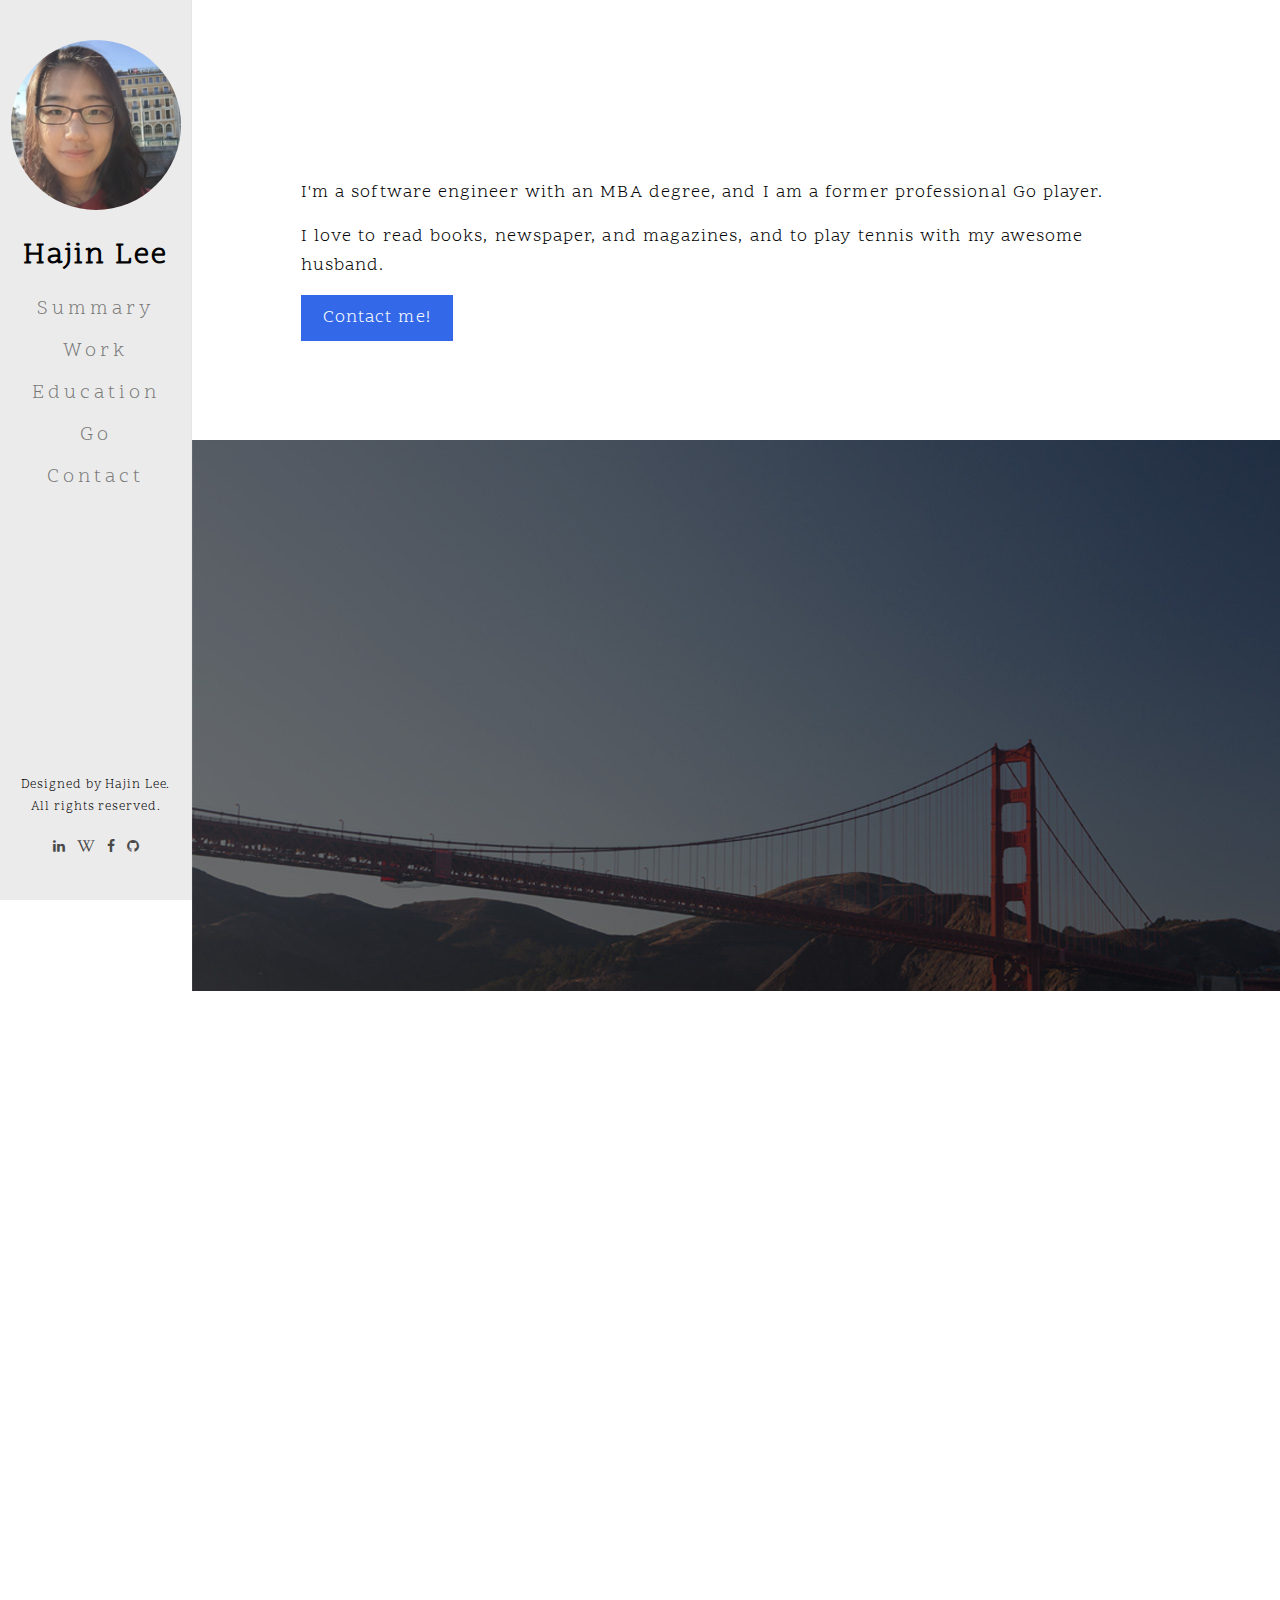
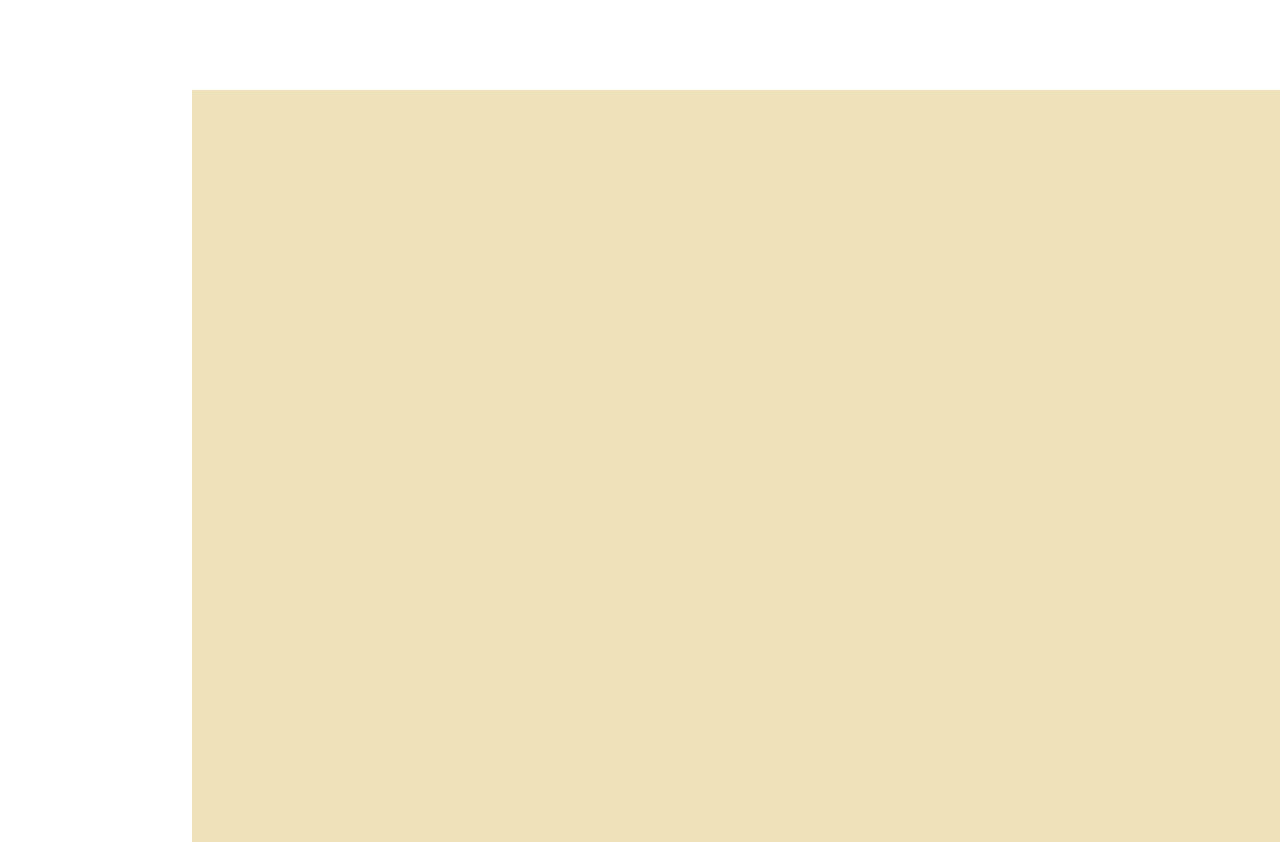
<file: index.html>
<!DOCTYPE html>
<!--[if lt IE 7]>      <html class="no-js lt-ie9 lt-ie8 lt-ie7"> <![endif]-->
<!--[if IE 7]>         <html class="no-js lt-ie9 lt-ie8"> <![endif]-->
<!--[if IE 8]>         <html class="no-js lt-ie9"> <![endif]-->
<!--[if gt IE 8]><!--> <html class="no-js"> <!--<![endif]-->
	<head>
	<meta charset="utf-8">
	<meta http-equiv="X-UA-Compatible" content="IE=edge">
	<title>Hajin Lee</title>
	<meta name="viewport" content="width=device-width, initial-scale=1">
	<meta name="description" content="Personal webpage of Hajin Lee" />
	<meta name="keywords" content="hajin, lee, go, product, developer, project, resume" />
	<meta name="author" content="Hajin_lee" />

	<meta property="og:title" content="Hajin Lee's Personal Website"/>
	<meta property="og:image" content="https://hajinlee.info/images/germany.jpg"/>
	<meta property="og:site_name" content="Hajin Lee's Personal Website"/>
	<meta property="og:description" content="Hajin is a software developer with an MBA degree. She is also a former professional Go player and a volunteer for the American Go Association."/>

  <link rel="icon" href="favicon.png" sizes="192x192">


	<link href='https://fonts.googleapis.com/css?family=Scope+One' rel='stylesheet' type='text/css'>

	<!-- Animate.css -->
	<link rel="stylesheet" href="css/animate.css">
	<!-- Icomoon Icon Fonts-->
	<link rel="stylesheet" href="css/icomoon.css">
	<!-- Bootstrap  -->
	<link rel="stylesheet" href="css/bootstrap.css">
	<!-- Owl Carousel -->
	<link rel="stylesheet" href="css/owl.carousel.min.css">
	<link rel="stylesheet" href="css/owl.theme.default.min.css">
	<!-- Theme style  -->
	<link rel="stylesheet" href="css/style.css">

	<!-- Modernizr JS -->
	<script src="js/modernizr-2.6.2.min.js"></script>
	<!-- FOR IE9 below -->
	<!--[if lt IE 9]>
	<script src="js/respond.min.js"></script>
	<![endif]-->

	</head>
	<body>
	<div id="fh5co-page">
		<a href="#" class="js-fh5co-nav-toggle fh5co-nav-toggle"><i></i></a>
		<aside id="fh5co-aside" role="complementary" class="border js-fullheight">

			<h1 id="fh5co-logo"><a href="index.html"><img src="images/Hajin_headshot_geneva.jpg" alt="profile_picture" style="width:170px;height:170px;"></a></h1>
			<nav id="fh5co-main-menu" role="navigation">
				<ul>
					<li class="fh5co-active"><h3>Hajin Lee</h3></li>
					<li><a href="index.html">Summary</a></li>
					<li><a href="work.html">Work</a></li>
					<li><a href="education.html">Education</a></li>
					<li><a href="go.html">Go</a></li>
					<li><a href="contact.html">Contact</a></li>
				</ul>
			</nav>

			<div class="fh5co-footer">
				<p><small>Designed by Hajin Lee.</span> <span>All rights reserved.</span></small></p>
				<ul>
					<li><a href="https://www.linkedin.com/in/hajin/" target="_blank"><i class="icon-linkedin"></i></a></li>
					<li><a href="https://en.wikipedia.org/wiki/Lee_Ha-jin" target="_blank"><i class="icon-wikipedia-w"></i></a></li>
					<li><a href="https://www.facebook.com/hajin88" target="_blank"><i class="icon-facebook"></i></a></li>
					<li><a href="https://github.com/hajinlee" target="_blank"><i class="icon-github"></i></a></li>
					</ul>
			</div>

		</aside>

		<div id="fh5co-main">

			<div class="fh5co-narrow-content">
				<h2 class="fh5co-heading animate-box" data-animate-effect="fadeInLeft">Hi, I'm Hajin.</h2>
				<p>I'm a software engineer with an MBA degree, and I am a former professional Go player.</p>
				<p>I love to read books, newspaper, and magazines, and to play tennis with my awesome husband.</p>
				<p><a href="contact.html" class="btn btn-md btn-primary">Contact me!</a></p>

			</div>


			<div class="fh5co-testimonial" >
				<div class="fh5co-narrow-content">
					<div class="owl-carousel-fullwidth animate-box" data-animate-effect="fadeInLeft">
		            <div class="item">

		              	<p class="text-center quote">I enjoy learning, and I've always been thrilled to accept new challenges. I am a software developer, but my work experience includes product management and project management.</p>
										<figure><a href="work.html" class="btn btn-md btn-primary">FIND OUT MORE</a></figure>
		            </div>
		            <div class="item">

		              	<p class="text-center quote">My MBA was specialized in nonprofit management, especially in the areas of international organizations and public private partnerships. My Master's thesis analyzed global governance issues and models in cybersecurity.</p>
										<figure>
			            		<a href="education.html" class="btn btn-md btn-primary">FIND OUT MORE</a>
			            	</figure>
		            </div>
		            <div class="item">

		              	<p class="text-center quote">I've played Go since I was 5 years old. I became a professional player at 16, and I was one of the top female pros in South Korea. Today I am running my own Go channel on YouTube, and working as a commentator of the American Go Association.</p>
										<figure>
			            		<a href="go.html" class="btn btn-md btn-primary">FIND OUT MORE</a>
			            	</figure>
		            </div>
		          </div>
				</div>
			</div>


			<div class="fh5co-narrow-content">
				<h2 class="fh5co-heading animate-box" data-animate-effect="fadeInLeft">My Mission</h2>
				<div class="row">
					<div class="col-md-6">
						<div class="fh5co-feature animate-box" data-animate-effect="fadeInLeft">
							<div class="fh5co-icon">
								<i class="icon-book"></i>
							</div>
							<div class="fh5co-text">
								<h3>Wisdom</h3>
								<p>Strive to be wiser each day. Learn from experience, conversations, books, and contemplation.</p>
							</div>
						</div>
					</div>
					<div class="col-md-6">
						<div class="fh5co-feature animate-box" data-animate-effect="fadeInLeft">
							<div class="fh5co-icon">
								<i class="icon-microphone"></i>
							</div>
							<div class="fh5co-text">
								<h3>Communication</h3>
								<p>Listen more than speak, and carefully communicate what I know, think, or feel. Avoid assuming other people can read my mind.</p>
							</div>
						</div>
					</div>

					<div class="col-md-6">
						<div class="fh5co-feature animate-box" data-animate-effect="fadeInLeft">
							<div class="fh5co-icon">
								<i class="icon-heart-o"></i>
							</div>
							<div class="fh5co-text">
								<h3>Love</h3>
								<p>Love is a verb, not a feeling. Love my family, friends, and myself.</p>
							</div>
						</div>
					</div>
					<div class="col-md-6">
						<div class="fh5co-feature animate-box" data-animate-effect="fadeInLeft">
							<div class="fh5co-icon">
								<i class="icon-strategy"></i>
							</div>
							<div class="fh5co-text">
								<h3>Strategy</h3>
								<p>Always have a strategy based on long-term perspectives, even though it requires frequent revision.</p>
							</div>
						</div>
					</div>

				</div>
			</div>

			<div class="fh5co-cards">
				<div class="fh5co-narrow-content">
					<h2 class="fh5co-heading animate-box" data-animate-effect="fadeInLeft">Personal Projects</h2>

					<div class="fh5co-flex-wrap">
						<div class="fh5co-card animate-box" data-animate-effect="fadeInLeft">
							<h5>YouTube</h5>
							<p>My YouTube channel began as an experiment. I made a few videos where I talked in English about my plans and strategy while I played Go online. These few videos went viral in the Go community, and I continued to make various Go videos since then. Today, my channel has <b>over 200 videos, 12k subscribers, and 20M minutes watched</b>. </p>
							<p><a href="http://www.youtube.com/c/HayleesWorldofGoBaduk" target="_blank" class="btn btn-md btn-primary">Open the Channel</a></p>
						</div>
						<div class="fh5co-card animate-box" data-animate-effect="fadeInLeft">
							<h5>Publication</h5>
							<p>My first published book, <em>Outside the Board</em>, is a collection of 70+ blog entries I wrote during my transition from an active professional Go player to an undergrad student to a young professional in business administration. Recently, I began to work on another book on my childhood years as a Go prodigy.</p>
							<p><a href="https://www.amazon.com/Outside-Board-Diary-Professional-Player/dp/194502500X/ref=sr_1_3?ie=UTF8&qid=1521657195&sr=8-3" target="_blank" class="btn btn-md btn-primary">Check Out the Book</a></p>
						</div>

					</div>

				</div>
			</div>

		</div>
	</div>

	<!-- jQuery -->
	<script src="js/jquery.min.js"></script>
	<!-- jQuery Easing -->
	<script src="js/jquery.easing.1.3.js"></script>
	<!-- Bootstrap -->
	<script src="js/bootstrap.min.js"></script>
	<!-- Carousel -->
	<script src="js/owl.carousel.min.js"></script>
	<!-- Stellar -->
	<script src="js/jquery.stellar.min.js"></script>
	<!-- Waypoints -->
	<script src="js/jquery.waypoints.min.js"></script>
	<!-- Counters -->
	<script src="js/jquery.countTo.js"></script>


	<!-- MAIN JS -->
	<script src="js/main.js"></script>

	</body>
</html>
</file>
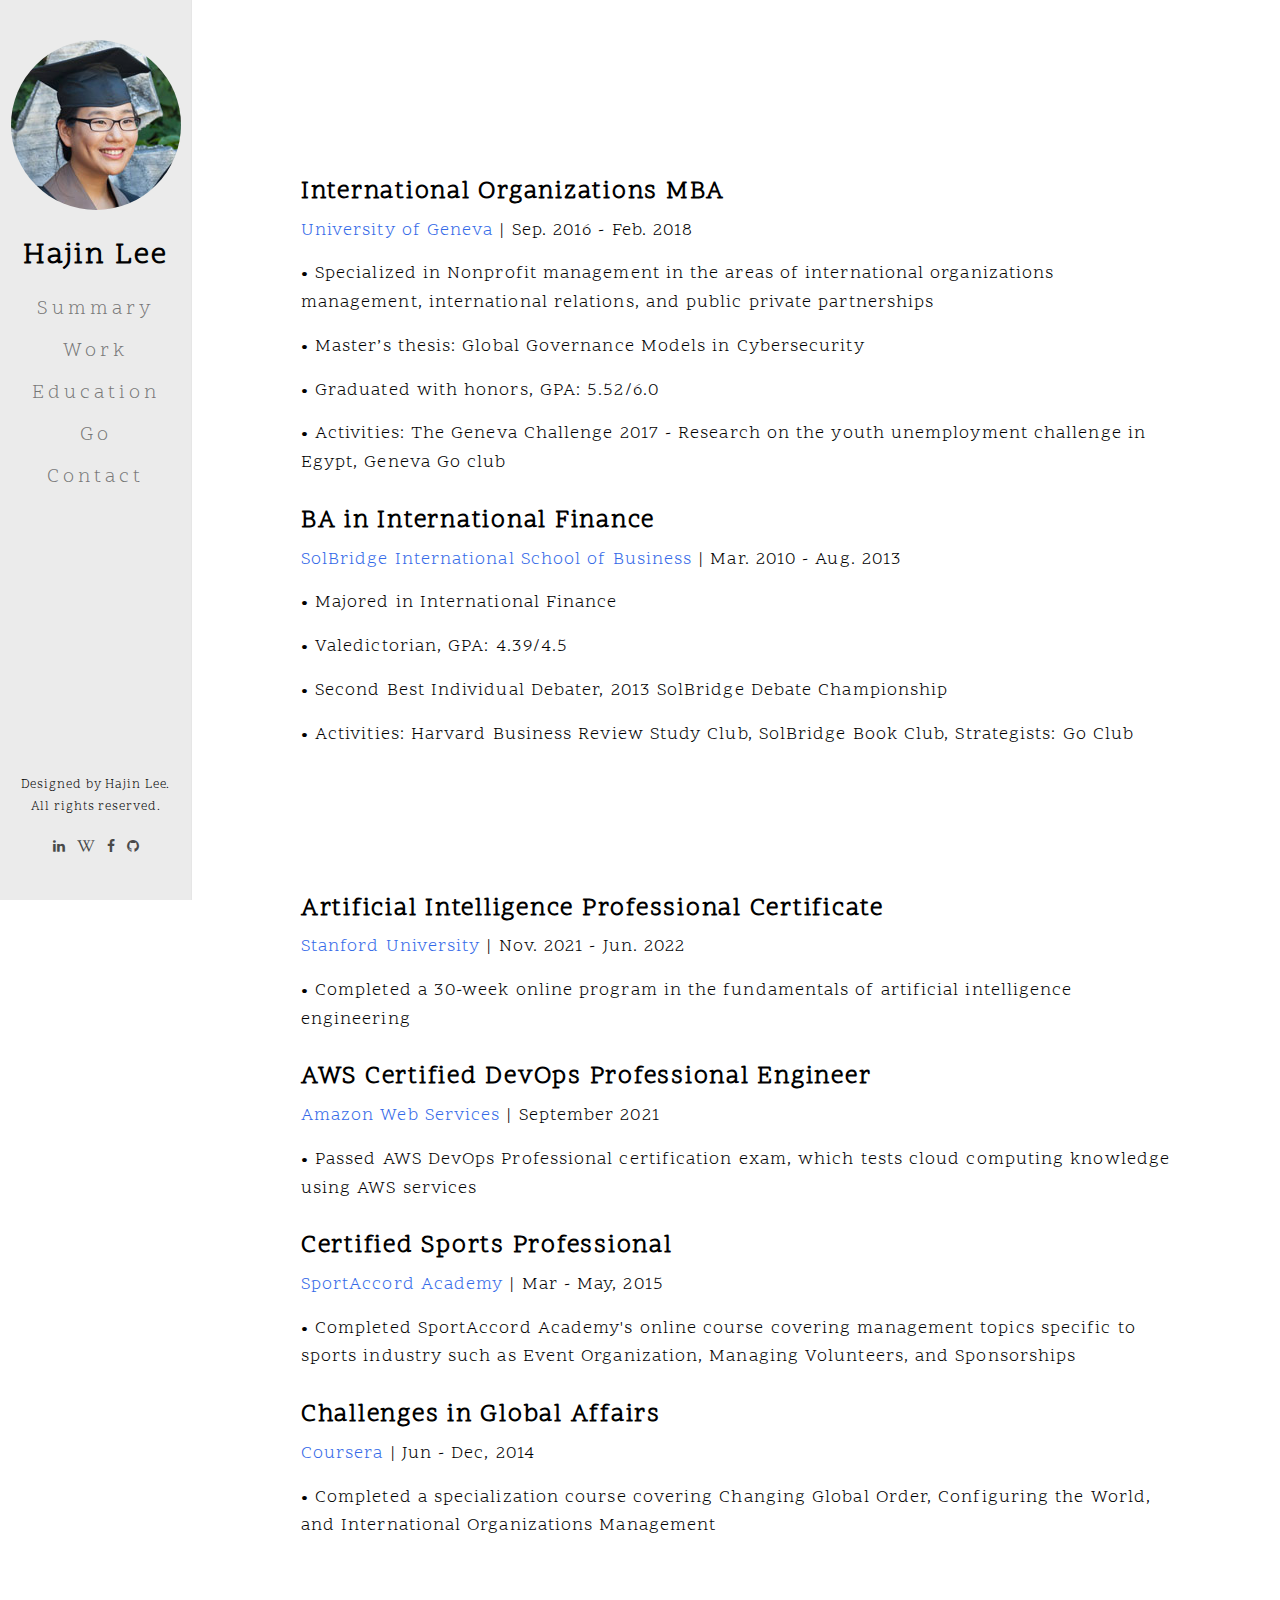
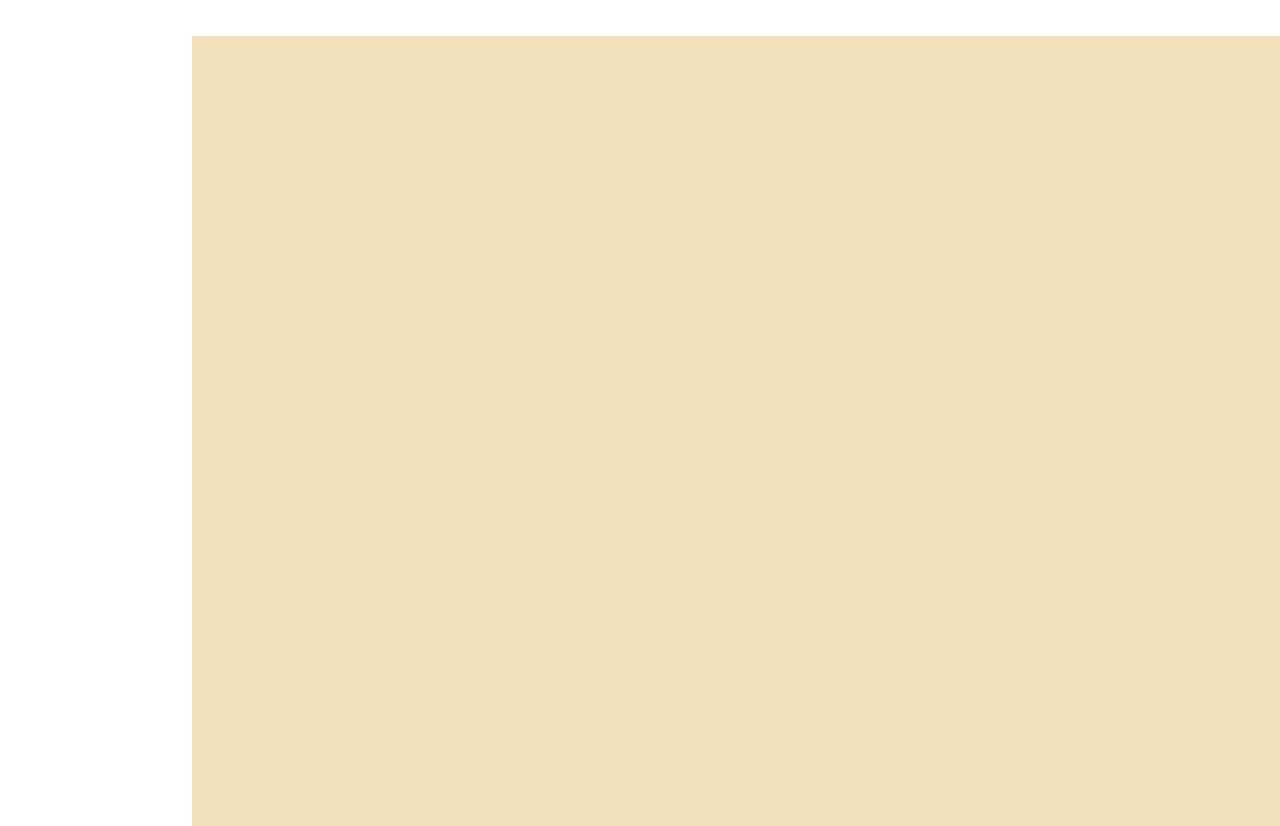
<file: education.html>
<!DOCTYPE html>
<!--[if lt IE 7]>      <html class="no-js lt-ie9 lt-ie8 lt-ie7"> <![endif]-->
<!--[if IE 7]>         <html class="no-js lt-ie9 lt-ie8"> <![endif]-->
<!--[if IE 8]>         <html class="no-js lt-ie9"> <![endif]-->
<!--[if gt IE 8]><!--> <html class="no-js"> <!--<![endif]-->
	<head>
	<meta charset="utf-8">
	<meta http-equiv="X-UA-Compatible" content="IE=edge">
	<title>Hajin Lee</title>
	<meta name="viewport" content="width=device-width, initial-scale=1">
	<meta name="description" content="My education background" />
	<meta name="keywords" content="hajin, lee, go, product, manager, project, resume, html5, css3, mobile first, responsive" />
	<meta name="author" content="Hajin_lee" />

	<meta property="og:title" content="Hajin Lee's Personal Page | Education"/>
	<meta property="og:image" content="https://hajinlee.info/images/graduation.jpg"/>
	<meta property="og:site_name" content="Hajin Lee's Personal Page"/>
	<meta property="og:description" content="Hajin is a former professional Go player turned software developer. Find out more about Hajin in this personal site."/>

	<link rel="icon" href="favicon.png" sizes="192x192">

	<link href='https://fonts.googleapis.com/css?family=Scope+One' rel='stylesheet' type='text/css'>

	<!-- Animate.css -->
	<link rel="stylesheet" href="css/animate.css">
	<!-- Icomoon Icon Fonts-->
	<link rel="stylesheet" href="css/icomoon.css">
	<!-- Bootstrap  -->
	<link rel="stylesheet" href="css/bootstrap.css">
	<!-- Owl Carousel -->
	<link rel="stylesheet" href="css/owl.carousel.min.css">
	<link rel="stylesheet" href="css/owl.theme.default.min.css">
	<!-- Theme style  -->
	<link rel="stylesheet" href="css/style.css">

	<!-- Modernizr JS -->
	<script src="js/modernizr-2.6.2.min.js"></script>
	<!-- FOR IE9 below -->
	<!--[if lt IE 9]>
	<script src="js/respond.min.js"></script>
	<![endif]-->

	</head>
	<body>

	<div id="fh5co-page">

		<a href="#" class="js-fh5co-nav-toggle fh5co-nav-toggle"><i></i></a>
		<aside id="fh5co-aside" role="complementary" class="border">

			<h1 id="fh5co-logo"><a href="index.html"><img src="images/graduation.jpg" alt="profile_picture" style="width:170px;height:170px;"></a></h1>
			<nav id="fh5co-main-menu" role="navigation">
				<ul>
					<li class="fh5co-active"><h3>Hajin Lee</h3></li>
					<li><a href="index.html">Summary</a></li>
					<li><a href="work.html">Work</a></li>
					<li><a href="education.html">Education</a></li>
					<li><a href="go.html">Go</a></li>
					<li><a href="contact.html">Contact</a></li>
				</ul>
			</nav>

			<div class="fh5co-footer">
				<p><small>Designed by Hajin Lee.</span> <span>All rights reserved.</span></small></p>
				<ul>
					<li><a href="https://www.linkedin.com/in/hajin/" target="_blank"><i class="icon-linkedin"></i></a></li>
					<li><a href="https://en.wikipedia.org/wiki/Lee_Ha-jin" target="_blank"><i class="icon-wikipedia-w"></i></a></li>
					<li><a href="https://www.facebook.com/hajin88" target="_blank"><i class="icon-facebook"></i></a></li>
					<li><a href="https://github.com/hajinlee" target="_blank"><i class="icon-github"></i></a></li>
					</ul>
			</div>

		</aside>

		<div id="fh5co-main">

			<div class="fh5co-narrow-content">
				<h2 class="fh5co-heading animate-box" data-animate-effect="fadeInLeft">Education</span></h2>

				<h4>International Organizations MBA</h4>
				<p><a href="https://www.unige.ch/gsem/fr/formation-continue/iomba/" target="_blank">University of Geneva</a> | Sep. 2016 - Feb. 2018</p>
				<p>&#8226; Specialized in Nonprofit management in the areas of international organizations management, international relations, and public private partnerships</p>
				<p>&#8226; Master’s thesis: Global Governance Models in Cybersecurity</p>
				<p>&#8226; Graduated with honors, GPA: 5.52/6.0</p>
				<p>&#8226; Activities: The Geneva Challenge 2017  - Research on the youth unemployment challenge in Egypt, Geneva Go club</p>

				<h4>BA in International Finance</h4>
				<p><a href="http://solbridge.ac.kr/story/main/index.jsp" target="_blank">SolBridge International School of Business</a> | Mar. 2010 - Aug. 2013</p>
				<p>&#8226; Majored in International Finance</p>
				<p>&#8226; Valedictorian, GPA: 4.39/4.5</p>
				<p>&#8226; Second Best Individual Debater, 2013 SolBridge Debate Championship</p>
				<p>&#8226; Activities: Harvard Business Review Study Club, SolBridge Book Club, Strategists: Go Club</p>

				<br>
				<h2 class="fh5co-heading animate-box" data-animate-effect="fadeInLeft">Certifications</h2>

				<h4>Artificial Intelligence Professional Certificate</h4>
				<p><a href="https://online.stanford.edu/programs/artificial-intelligence-professional-program" target="_blank">Stanford University</a> | Nov. 2021 - Jun. 2022</p>
				<p>&#8226; Completed a 30-week online program in the fundamentals of artificial intelligence engineering</p>

				<h4>AWS Certified DevOps Professional Engineer</h4>
				<p><a href="https://aws.amazon.com/certification/certified-devops-engineer-professional/" target="_blank">Amazon Web Services</a> | September 2021</p>
				<p>&#8226; Passed AWS DevOps Professional certification exam, which tests cloud computing knowledge using AWS services</p>

				<h4>Certified Sports Professional</h4>
				<p><a href="http://www.sportaccord.com/" target="_blank">SportAccord Academy</a> | Mar - May, 2015</p>
				<p>&#8226; Completed SportAccord Academy's online course covering management topics specific to sports industry such as Event Organization, Managing Volunteers, and Sponsorships</p>

				<h4>Challenges in Global Affairs</h4>
				<p><a href="https://www.coursera.org/" target="_blank">Coursera</a> | Jun - Dec, 2014</p>
				<p>&#8226; Completed a specialization course covering Changing Global Order, Configuring the World, and International Organizations Management</p>
			</div>

			<div class="fh5co-cards-pictures">
				<div class="row">
					<div class="col-sm-6 animate-box" data-animate-effect="fadeInLeft">
						<img src="images/graduation_group.jpg" alt="picture" class="img-responsive"></div>
					<div class="col-sm-6 animate-box" data-animate-effect="fadeInLeft">
						<img src="images/solbridge3.jpg" alt="picture" class="img-responsive"></div>
				</div>

				<div class="row">
					<div class="col-sm-6 animate-box" data-animate-effect="fadeInLeft">
						<img src="images/geneva1.jpg" alt="picture" class="img-responsive">
					</div>
					<div class="col-sm-6 animate-box" data-animate-effect="fadeInLeft">
						<img src="images/solbridge2.jpg" alt="picture" class="img-responsive">
					</div>
				</div>
			</div>

		</div>
</div>

	<!-- jQuery -->
	<script src="js/jquery.min.js"></script>
	<!-- jQuery Easing -->
	<script src="js/jquery.easing.1.3.js"></script>
	<!-- Bootstrap -->
	<script src="js/bootstrap.min.js"></script>
	<!-- Carousel -->
	<script src="js/owl.carousel.min.js"></script>
	<!-- Stellar -->
	<script src="js/jquery.stellar.min.js"></script>
	<!-- Waypoints -->
	<script src="js/jquery.waypoints.min.js"></script>
	<!-- Counters -->
	<script src="js/jquery.countTo.js"></script>


	<!-- MAIN JS -->
	<script src="js/main.js"></script>

	</body>
</html>
</file>
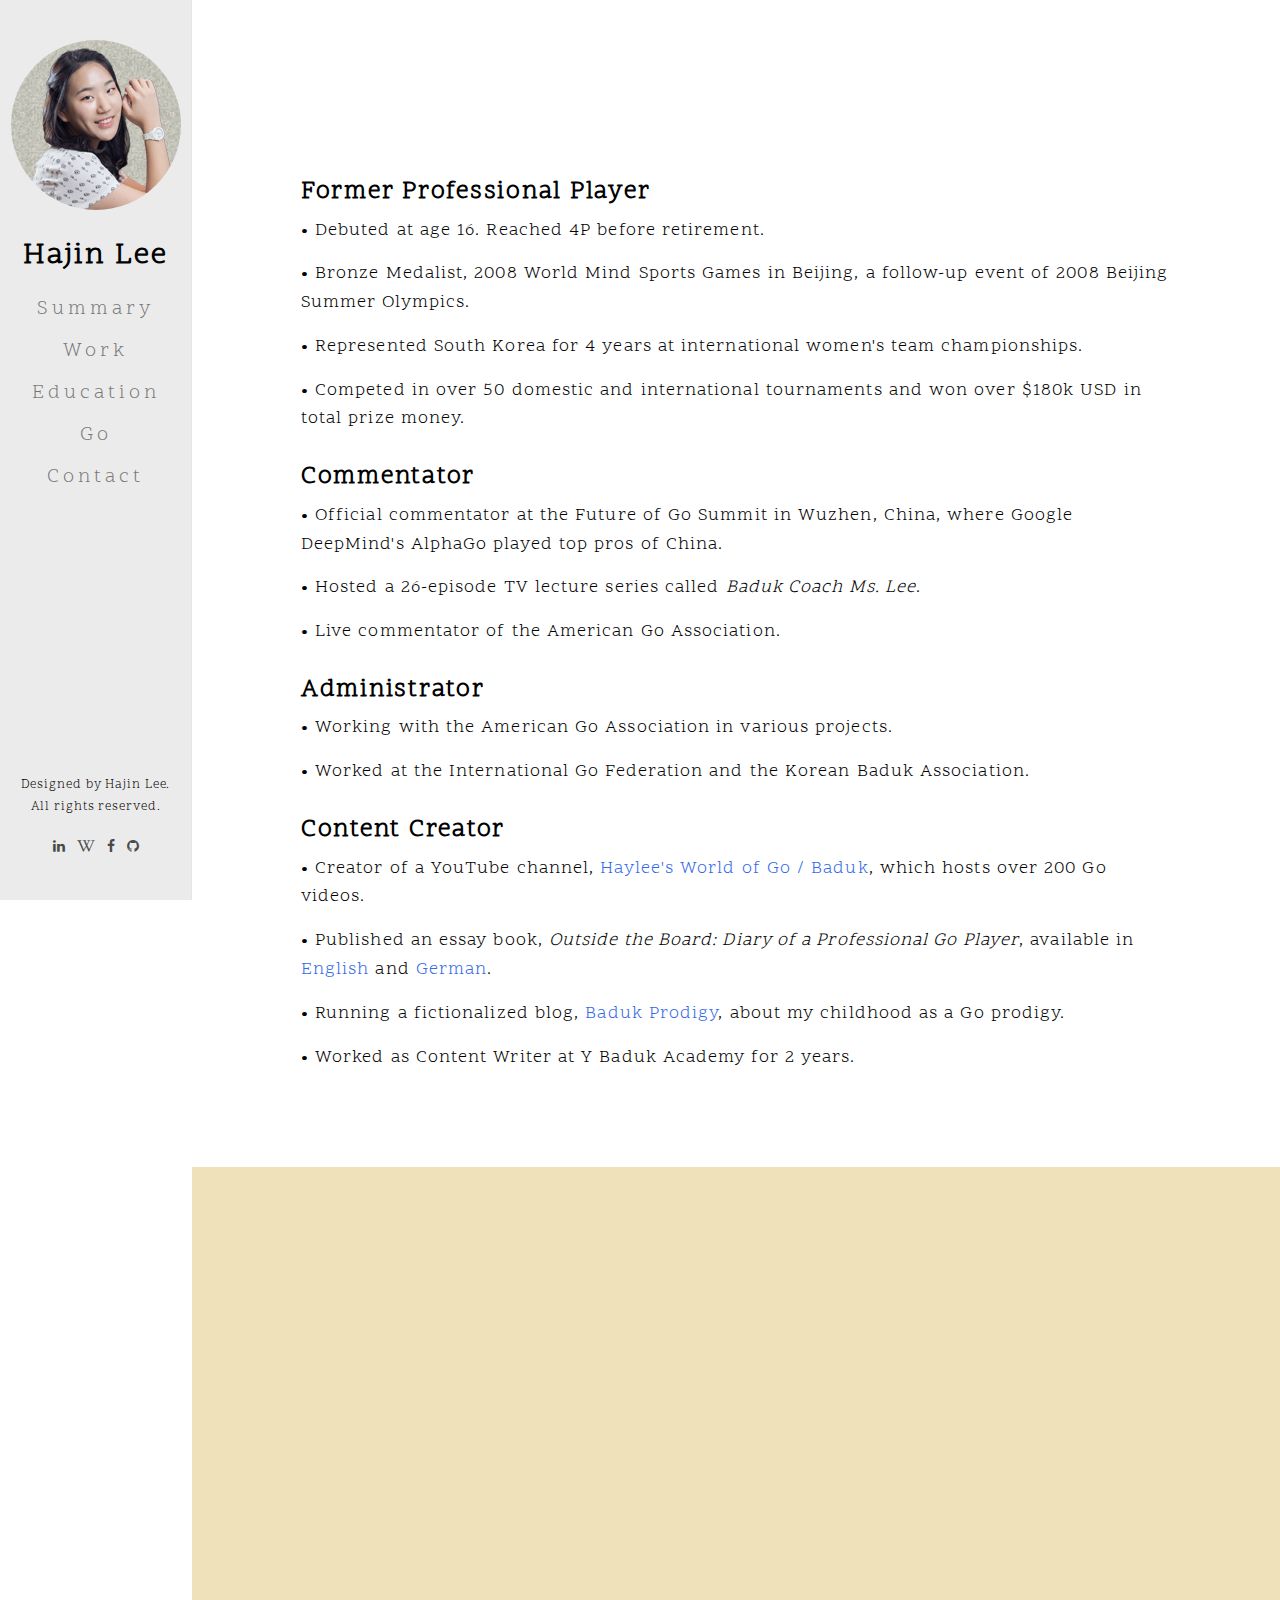
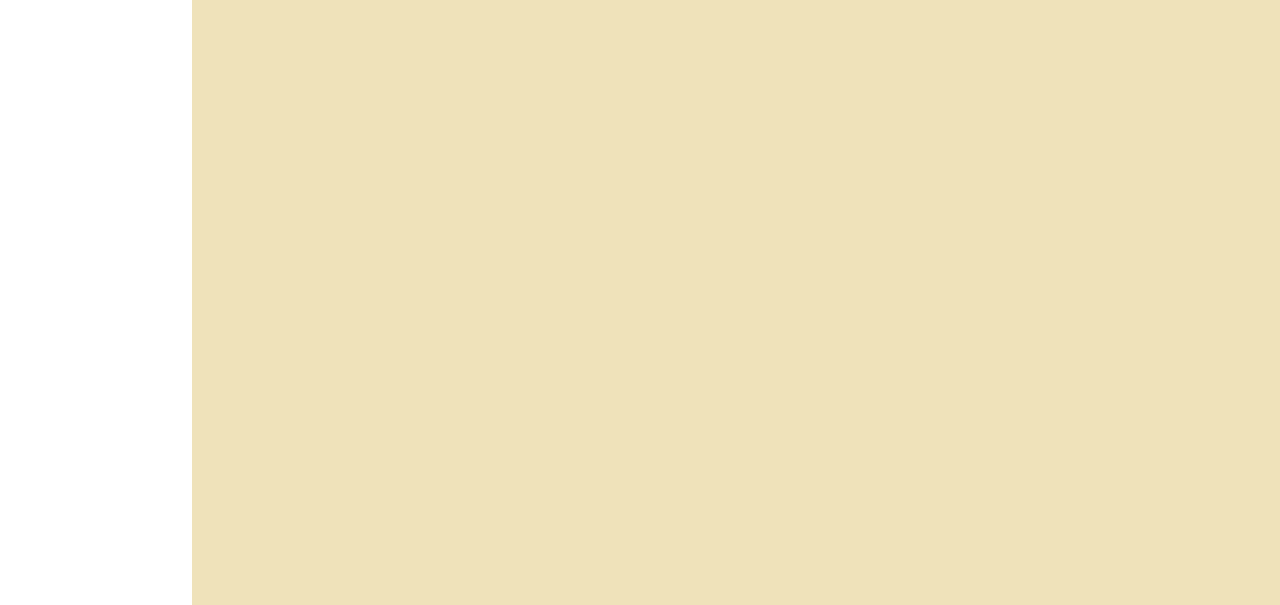
<file: go.html>
<!DOCTYPE html>
<!--[if lt IE 7]>      <html class="no-js lt-ie9 lt-ie8 lt-ie7"> <![endif]-->
<!--[if IE 7]>         <html class="no-js lt-ie9 lt-ie8"> <![endif]-->
<!--[if IE 8]>         <html class="no-js lt-ie9"> <![endif]-->
<!--[if gt IE 8]><!--> <html class="no-js"> <!--<![endif]-->
	<head>
	<meta charset="utf-8">
	<meta http-equiv="X-UA-Compatible" content="IE=edge">
	<title>Hajin Lee</title>
	<meta name="viewport" content="width=device-width, initial-scale=1">
	<meta name="description" content="My Go presence" />
	<meta name="keywords" content="hajin, lee, go, product, manager, project, resume, html5, css3, mobile first, responsive" />
	<meta name="author" content="Hajin_lee" />

  	<!-- Facebook and Twitter integration -->
	<meta property="og:title" content=""/>
	<meta property="og:image" content=""/>
	<meta property="og:url" content=""/>
	<meta property="og:site_name" content=""/>
	<meta property="og:description" content=""/>
	<meta name="twitter:title" content="" />
	<meta name="twitter:image" content="" />
	<meta name="twitter:url" content="" />
	<meta name="twitter:card" content="" />

	<!-- Place favicon.ico and apple-touch-icon.png in the root directory -->
	<link rel="shortcut icon" href="favicon.ico">

	<link href='https://fonts.googleapis.com/css?family=Scope+One' rel='stylesheet' type='text/css'>

	<!-- Animate.css -->
	<link rel="stylesheet" href="css/animate.css">
	<!-- Icomoon Icon Fonts-->
	<link rel="stylesheet" href="css/icomoon.css">
	<!-- Bootstrap  -->
	<link rel="stylesheet" href="css/bootstrap.css">
	<!-- Owl Carousel -->
	<link rel="stylesheet" href="css/owl.carousel.min.css">
	<link rel="stylesheet" href="css/owl.theme.default.min.css">
	<!-- Theme style  -->
	<link rel="stylesheet" href="css/style.css">

	<!-- Modernizr JS -->
	<script src="js/modernizr-2.6.2.min.js"></script>
	<!-- FOR IE9 below -->
	<!--[if lt IE 9]>
	<script src="js/respond.min.js"></script>
	<![endif]-->

	</head>
	<body>

	<div id="fh5co-page">

		<a href="#" class="js-fh5co-nav-toggle fh5co-nav-toggle"><i></i></a>
		<aside id="fh5co-aside" role="complementary" class="border">

			<h1 id="fh5co-logo"><a href="index.html"><img src="images/Hajin_headshot_rado.jpg" alt="profile_picture" style="width:170px;height:170px;"></a></h1>
			<nav id="fh5co-main-menu" role="navigation">
				<ul>
					<li class="fh5co-active"><h3>Hajin Lee</h3></li>
					<li><a href="index.html">Summary</a></li>
					<li><a href="work.html">Work</a></li>
					<li><a href="education.html">Education</a></li>
					<li><a href="go.html">Go</a></li>
					<li><a href="contact.html">Contact</a></li>
				</ul>
			</nav>

			<div class="fh5co-footer">
				<p><small>Designed by Hajin Lee.</span> <span>All rights reserved.</span></small></p>
				<ul>
					<li><a href="https://www.linkedin.com/in/hajin/" target="_blank"><i class="icon-linkedin"></i></a></li>
					<li><a href="https://en.wikipedia.org/wiki/Lee_Ha-jin" target="_blank"><i class="icon-wikipedia-w"></i></a></li>
					<li><a href="https://www.facebook.com/hajin88" target="_blank"><i class="icon-facebook"></i></a></li>
					<li><a href="https://github.com/hajinlee" target="_blank"><i class="icon-github"></i></a></li>
					</ul>
			</div>

		</aside>

		<div id="fh5co-main">

			<div class="fh5co-narrow-content">
				<h2 class="fh5co-heading animate-box" data-animate-effect="fadeInLeft">Go / Baduk</span></h2>

				<h4>Former Professional Player</h4>
				<p>&#8226; Debuted at age 16. Reached 4P before retirement.</p>
				<p>&#8226; Bronze Medalist, 2008 World Mind Sports Games in Beijing, a follow-up event of 2008 Beijing Summer Olympics.</p>
				<p>&#8226; Represented South Korea for 4 years at international women's team championships.</p>
				<p>&#8226; Competed in over 50 domestic and international tournaments and won over $180k USD in total prize money.</p>

				<h4>Commentator</h4>
				<p>&#8226; Official commentator at the Future of Go Summit in Wuzhen, China, where Google DeepMind's AlphaGo played top pros of China.</p>
				<p>&#8226; Hosted a 26-episode TV lecture series called <em>Baduk Coach Ms. Lee</em>.</p>
				<p>&#8226; Live commentator of the American Go Association.</p>

				<h4>Administrator</h4>
				<p>&#8226; Working with the American Go Association in various projects. </p>
				<p>&#8226; Worked at the International Go Federation and the Korean Baduk Association. </p>

				<h4>Content Creator</h4>
				<p>&#8226; Creator of a YouTube channel, <a href="https://youtube.com/HayleesWorldofGoBaduk" target="_blank">Haylee's World of Go / Baduk</a>, which hosts over 200 Go videos.</p>
				<p>&#8226; Published an essay book, <em>Outside the Board: Diary of a Professional Go Player</em>, available in <a href="https://www.amazon.com/Outside-Board-Diary-Professional-Player/dp/194502500X/ref=sr_1_2?ie=UTF8&qid=1521748968&sr=8-2" target="_blank">English</a> and <a href="https://www.amazon.de/Jenseits-Bretts-einzigartige-professionellen-Go-Spielerin/dp/3940563242/ref=sr_1_1?ie=UTF8&qid=1521749055&sr=8-1" target="_blank">German</a>.</p>
				<p>&#8226; Running a fictionalized blog, <a href="http://www.hlbaduk.com/" target="_blank">Baduk Prodigy</a>, about my childhood as a Go prodigy.</p>
				<p>&#8226; Worked as Content Writer at Y Baduk Academy for 2 years.</p>

			</div>

			<div class="fh5co-cards-pictures">
				<div class="row">
					<div class="col-sm-8 animate-box">
						<img src="images/wuzhen.jpg" alt="picture" class="img-responsive"></div>
					<div class="col-sm-4 animate-box" data-animate-effect="fadeInLeft">
						<img src="images/match.jpg" alt="picture" class="img-responsive"></div>
					<div class="col-sm-4 animate-box">
						<img src="images/congress.jpg" alt="picture" class="img-responsive"></div>

					<div class="col-sm-6 animate-box" data-animate-effect="fadeInLeft">
						<img src="images/china.jpg" alt="picture" class="img-responsive"></div>
					<div class="col-sm-6 animate-box" data-animate-effect="fadeInLeft">
							<img src="images/mslee.jpg" alt="picture" class="img-responsive"></div>
				</div>
			</div>

		</div>
	</div>

	<!-- jQuery -->
	<script src="js/jquery.min.js"></script>
	<!-- jQuery Easing -->
	<script src="js/jquery.easing.1.3.js"></script>
	<!-- Bootstrap -->
	<script src="js/bootstrap.min.js"></script>
	<!-- Carousel -->
	<script src="js/owl.carousel.min.js"></script>
	<!-- Stellar -->
	<script src="js/jquery.stellar.min.js"></script>
	<!-- Waypoints -->
	<script src="js/jquery.waypoints.min.js"></script>
	<!-- Counters -->
	<script src="js/jquery.countTo.js"></script>


	<!-- MAIN JS -->
	<script src="js/main.js"></script>

	</body>
</html>
</file>
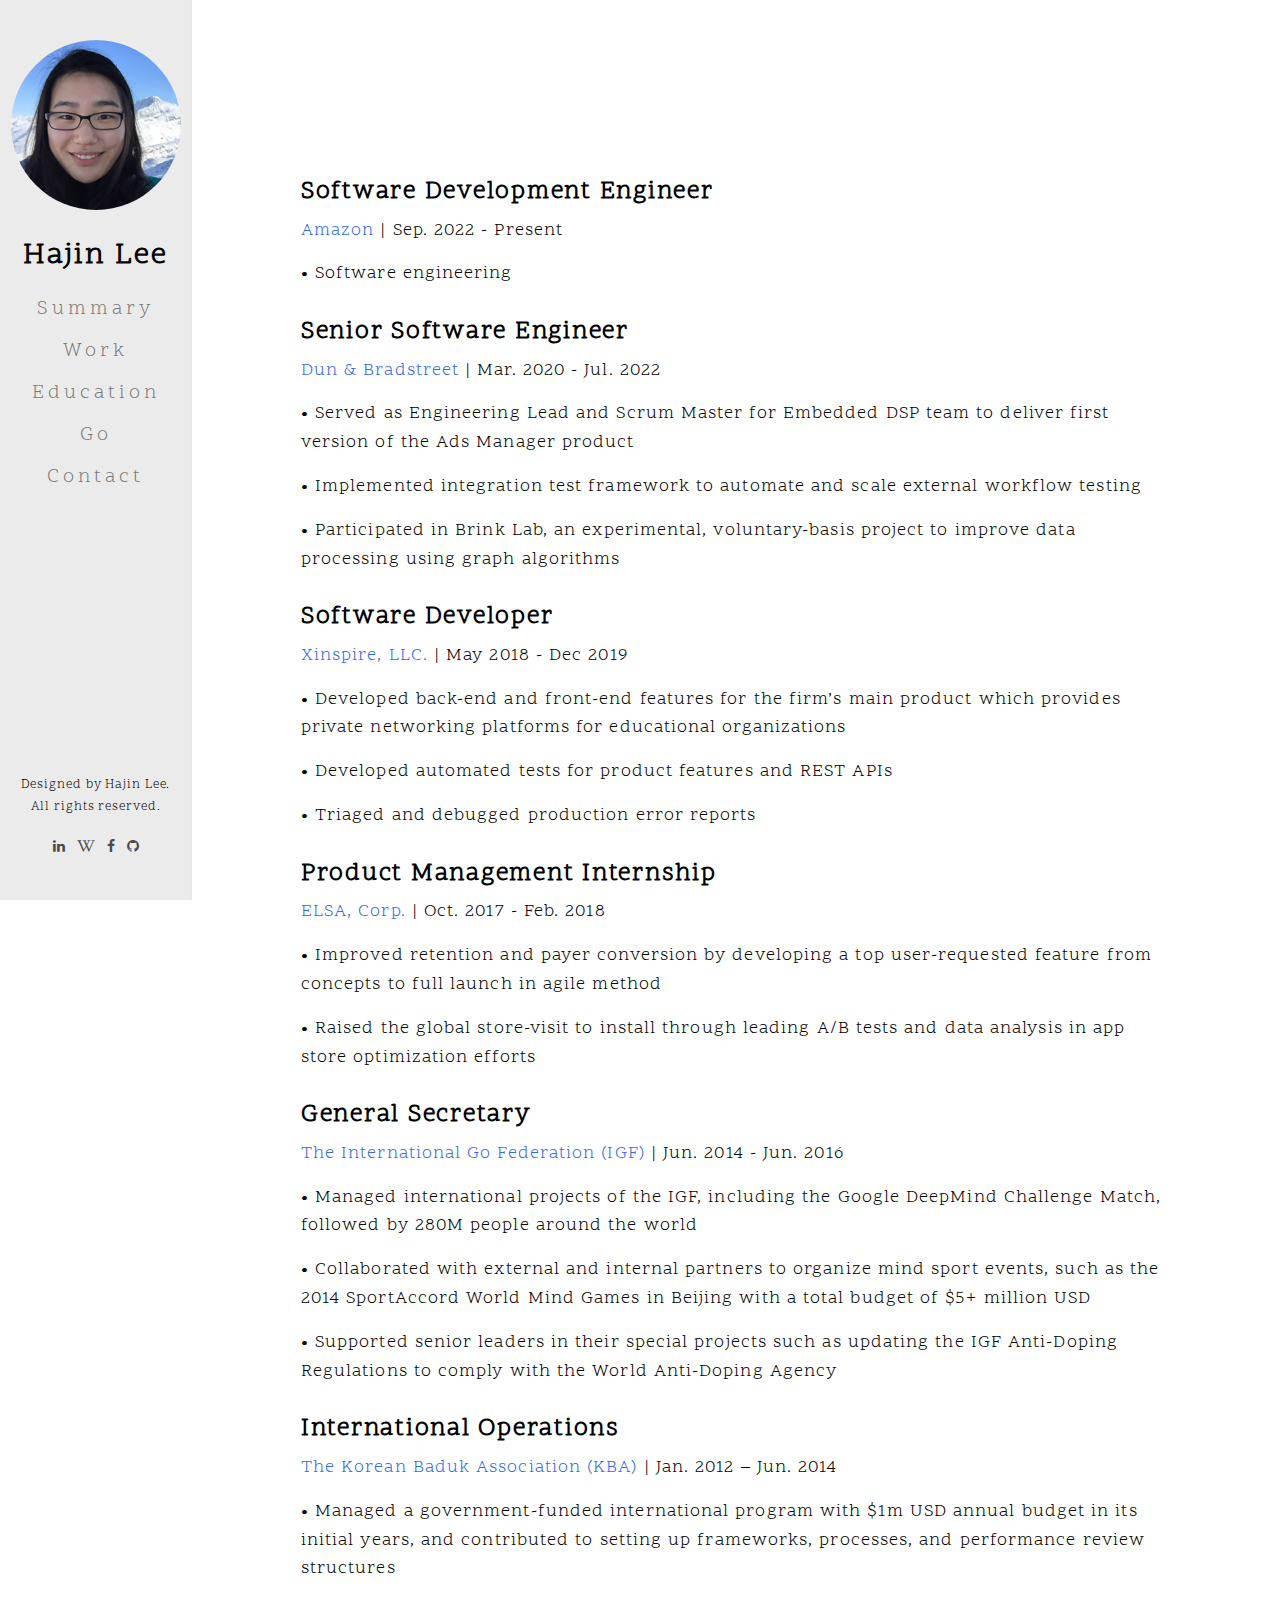
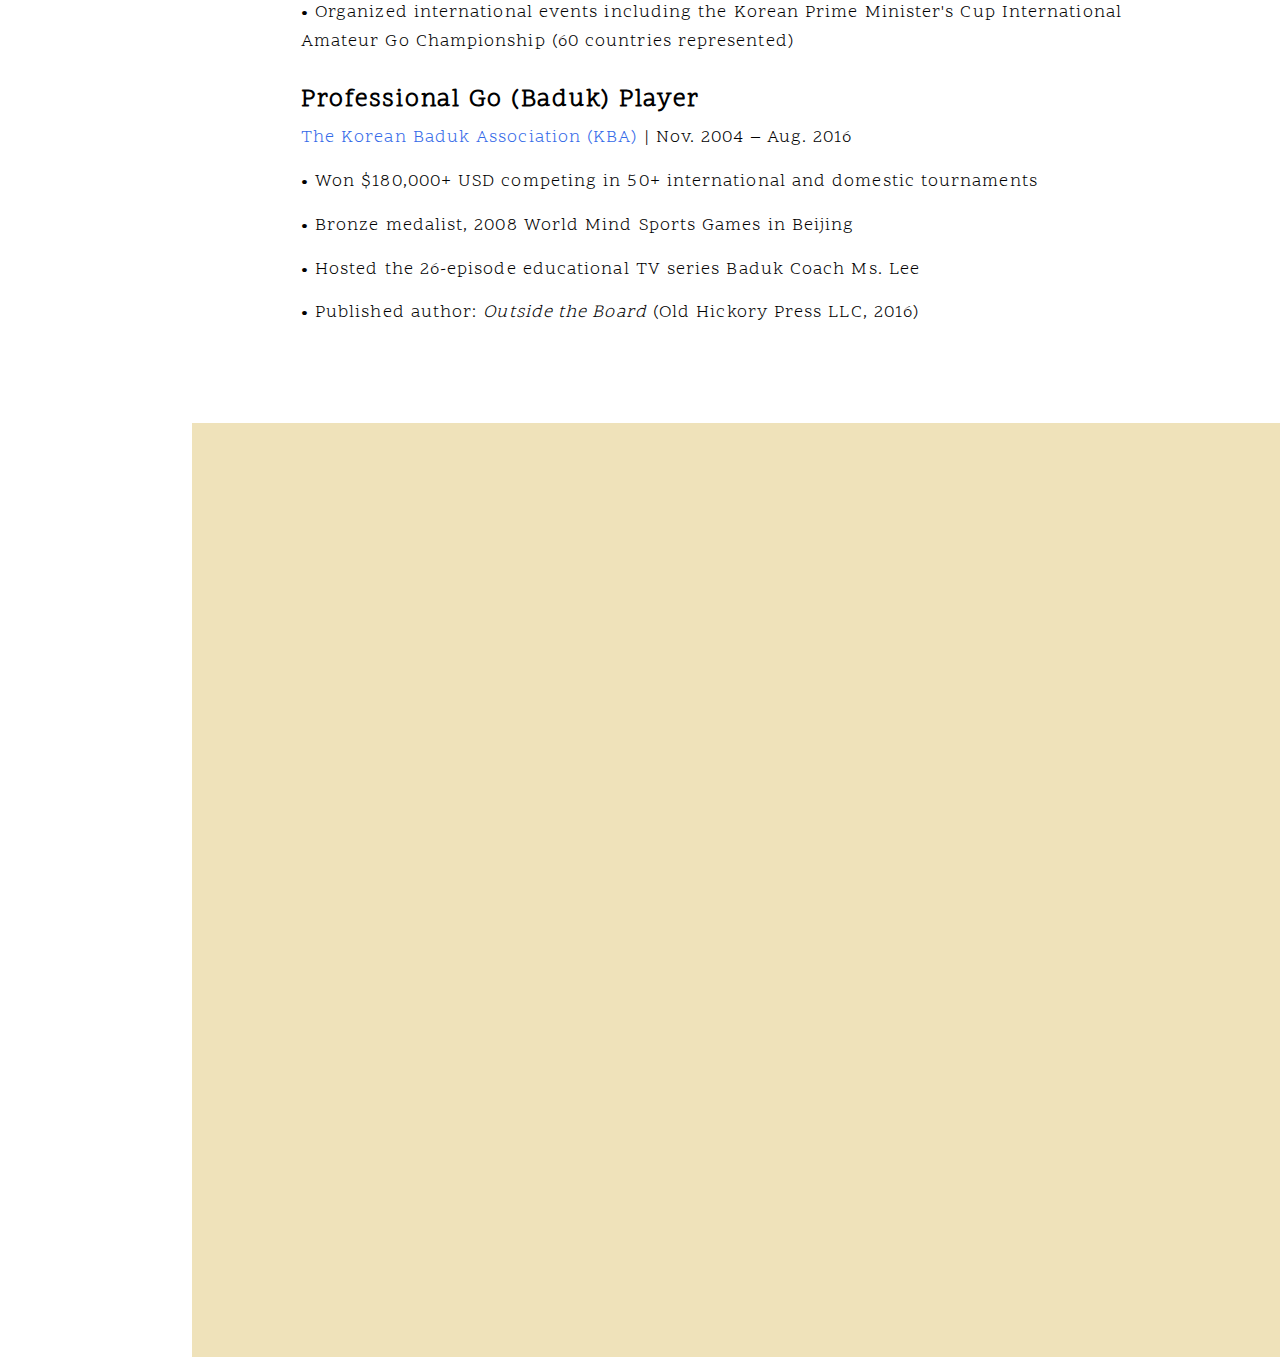
<file: work.html>
<!DOCTYPE html>
<!--[if lt IE 7]>      <html class="no-js lt-ie9 lt-ie8 lt-ie7"> <![endif]-->
<!--[if IE 7]>         <html class="no-js lt-ie9 lt-ie8"> <![endif]-->
<!--[if IE 8]>         <html class="no-js lt-ie9"> <![endif]-->
<!--[if gt IE 8]><!--> <html class="no-js"> <!--<![endif]-->
	<head>
	<meta charset="utf-8">
	<meta http-equiv="X-UA-Compatible" content="IE=edge">
	<title>Hajin Lee</title>
	<meta name="viewport" content="width=device-width, initial-scale=1">
	<meta name="description" content="My work experience" />
	<meta name="keywords" content="hajin, lee, go, product, manager, project, resume, html5, css3, mobile first, responsive" />
	<meta name="author" content="Hajin_lee" />

	<meta property="og:title" content="Hajin Lee's Website | Work Experience"/>
	<meta property="og:image" content="https://hajinlee.info/images/germany.jpg"/>
	<meta property="og:site_name" content="Hajin Lee's Website"/>
	<meta property="og:description" content="Hajin is a software developer with an MBA degree. She is also a former professional Go player and a volunteer for the American Go Association."/>

	<link rel="icon" href="favicon.png" sizes="192x192">

	<link href='https://fonts.googleapis.com/css?family=Scope+One' rel='stylesheet' type='text/css'>

	<!-- Animate.css -->
	<link rel="stylesheet" href="css/animate.css">
	<!-- Icomoon Icon Fonts-->
	<link rel="stylesheet" href="css/icomoon.css">
	<!-- Bootstrap  -->
	<link rel="stylesheet" href="css/bootstrap.css">
	<!-- Owl Carousel -->
	<link rel="stylesheet" href="css/owl.carousel.min.css">
	<link rel="stylesheet" href="css/owl.theme.default.min.css">
	<!-- Theme style  -->
	<link rel="stylesheet" href="css/style.css">

	<!-- Modernizr JS -->
	<script src="js/modernizr-2.6.2.min.js"></script>
	<!-- FOR IE9 below -->
	<!--[if lt IE 9]>
	<script src="js/respond.min.js"></script>
	<![endif]-->

	</head>
	<body>

	<div id="fh5co-page">
		<a href="#" class="js-fh5co-nav-toggle fh5co-nav-toggle"><i></i></a>
		<aside id="fh5co-aside" role="complementary" class="border js-fullheight">

			<h1 id="fh5co-logo"><a href="index.html"><img src="images/Hajin_headshot_mountain.jpg" alt="profile_picture" style="width:170px;height:170px;"></a></h1>
			<nav id="fh5co-main-menu" role="navigation">
				<ul>
					<li class="fh5co-active"><h3>Hajin Lee</h3></li>
					<li><a href="index.html">Summary</a></li>
					<li><a href="work.html">Work</a></li>
					<li><a href="education.html">Education</a></li>
					<li><a href="go.html">Go</a></li>
					<li><a href="contact.html">Contact</a></li>
				</ul>
			</nav>

			<div class="fh5co-footer">
				<p><small>Designed by Hajin Lee.</span> <span>All rights reserved.</span></small></p>
				<ul>
					<li><a href="https://www.linkedin.com/in/hajin/" target="_blank"><i class="icon-linkedin"></i></a></li>
					<li><a href="https://en.wikipedia.org/wiki/Lee_Ha-jin" target="_blank"><i class="icon-wikipedia-w"></i></a></li>
					<li><a href="https://www.facebook.com/hajin88" target="_blank"><i class="icon-facebook"></i></a></li>
					<li><a href="https://github.com/hajinlee" target="_blank"><i class="icon-github"></i></a></li>
					</ul>
			</div>

		</aside>

		<div id="fh5co-main">

			<div class="fh5co-narrow-content">
				<h2 class="fh5co-heading animate-box" data-animate-effect="fadeInLeft">Work Experience</span></h2>

				<h4>Software Development Engineer</h4>
				<p><a href="https://www.amazon.com/">Amazon</a> | Sep. 2022 - Present</p>
				<p>&#8226; Software engineering</p>

				<h4>Senior Software Engineer</h4>
				<p><a href="https://www.dnb.com/">Dun & Bradstreet</a> | Mar. 2020 - Jul. 2022</p>
				<p>&#8226; Served as Engineering Lead and Scrum Master for Embedded DSP team to deliver first version of the Ads Manager product</p>
				<p>&#8226; Implemented integration test framework to automate and scale external workflow testing</p>
				<p>&#8226; Participated in Brink Lab, an experimental, voluntary-basis project to improve data processing using graph algorithms</p>

				<h4>Software Developer</h4>
				<p><a href="https://www.xinspire.com">Xinspire, LLC.</a> | May 2018 - Dec 2019</p>
				<p>&#8226; Developed back-end and front-end features for the firm’s main product which provides private networking platforms for educational organizations</p>
				<p>&#8226; Developed automated tests for product features and REST APIs</p>
				<p>&#8226; Triaged and debugged production error reports</p>

				<h4>Product Management Internship</h4>
				<p><a href="https://www.elsaspeak.com/home">ELSA, Corp.</a> | Oct. 2017 - Feb. 2018</p>
				<p>&#8226; Improved retention and payer conversion by developing a top user-requested feature from concepts to full launch in agile method</p>
				<p>&#8226; Raised the global store-visit to install through leading A/B tests and data analysis in app store optimization efforts</p>

				<h4>General Secretary</h4>
				<p><a href="http://www.intergofed.org/">The International Go Federation (IGF)</a> | Jun. 2014 - Jun. 2016</p>
				<p>&#8226; Managed international projects of the IGF, including the Google DeepMind Challenge Match, followed by 280M people around the world</p>
				<p>&#8226; Collaborated with external and internal partners to organize mind sport events, such as the 2014 SportAccord World Mind Games in Beijing with a total budget of $5+ million USD</p>
				<p>&#8226; Supported senior leaders in their special projects such as updating the IGF Anti-Doping Regulations to comply with the World Anti-Doping Agency</p>

				<h4>International Operations</h4>
				<p><a href="http://baduk.or.kr/">The Korean Baduk Association (KBA)</a> | Jan. 2012 – Jun. 2014</p>
				<p>&#8226; Managed a government-funded international program with $1m USD annual budget in its initial years, and contributed to setting up frameworks, processes, and performance review structures</p>
				<p>&#8226; Organized international events including the Korean Prime Minister's Cup International Amateur Go Championship (60 countries represented)</p>

				<h4>Professional Go (Baduk) Player</h4>
				<p><a href="http://baduk.or.kr/">The Korean Baduk Association (KBA)</a> | Nov. 2004 – Aug. 2016</p>
				<p>&#8226; Won $180,000+ USD competing in 50+ international and domestic tournaments</p>
				<p>&#8226; Bronze medalist, 2008 World Mind Sports Games in Beijing</p>
				<p>&#8226; Hosted the 26-episode educational TV series Baduk Coach Ms. Lee</p>
				<p>&#8226; Published author: <em>Outside the Board</em> (Old Hickory Press LLC, 2016)</p>
				<p><a href="HAJIN.pdf" target="_blank"></a></p>

<!--				<p><a href="Hajin_Resume_2018.pdf" target="_blank" class="btn btn-md btn-primary">ONE PAGE RESUME</a></p> -->
			</div>

			<div class="fh5co-cards-pictures">
				<div class="row">
					<div class="col-sm-6 animate-box" data-animate-effect="fadeInLeft">
						<img src="images/alphago2.jpg" alt="picture" class="img-responsive"></div>
					<div class="col-sm-6 animate-box">
						<img src="images/alphago1.jpg" alt="picture" class="img-responsive"></div>
				</div>
				<div class="row">
					<div class="col-sm-6 animate-box" data-animate-effect="fadeInLeft">
						<img src="images/sportaccord.jpg" alt="picture" class="img-responsive"></div>
					<div class="col-sm-6 animate-box" data-animate-effect="fadeInLeft">
							<img src="images/board_meeting.jpg" alt="picture" class="img-responsive"></div>
				</div>
			</div>
		</div>
	</div>


	<!-- jQuery -->
	<script src="js/jquery.min.js"></script>
	<!-- jQuery Easing -->
	<script src="js/jquery.easing.1.3.js"></script>
	<!-- Bootstrap -->
	<script src="js/bootstrap.min.js"></script>
	<!-- Carousel -->
	<script src="js/owl.carousel.min.js"></script>
	<!-- Stellar -->
	<script src="js/jquery.stellar.min.js"></script>
	<!-- Waypoints -->
	<script src="js/jquery.waypoints.min.js"></script>
	<!-- Counters -->
	<script src="js/jquery.countTo.js"></script>



	<!-- MAIN JS -->
	<script src="js/main.js"></script>

	</body>
</html>
</file>
<file: css/icomoon.css>
@font-face {
    font-family: 'icomoon';
    src:    url('../fonts/icomoon/icomoon.eot?195opb');
    src:    url('../fonts/icomoon/icomoon.eot?195opb#iefix') format('embedded-opentype'),
        url('../fonts/icomoon/icomoon.ttf?195opb') format('truetype'),
        url('../fonts/icomoon/icomoon.woff?195opb') format('woff'),
        url('../fonts/icomoon/icomoon.svg?195opb#icomoon') format('svg');
    font-weight: normal;
    font-style: normal;
}

[class^="icon-"], [class*=" icon-"] {
    /* use !important to prevent issues with browser extensions that change fonts */
    font-family: 'icomoon' !important;
    speak: none;
    font-style: normal;
    font-weight: normal;
    font-variant: normal;
    text-transform: none;
    line-height: 1;

    /* Better Font Rendering =========== */
    -webkit-font-smoothing: antialiased;
    -moz-osx-font-smoothing: grayscale;
}

.icon-glass:before {
    content: "\f000";
}
.icon-music:before {
    content: "\f001";
}
.icon-search:before {
    content: "\f002";
}
.icon-envelope-o:before {
    content: "\f003";
}
.icon-heart:before {
    content: "\f004";
}
.icon-star:before {
    content: "\f005";
}
.icon-star-o:before {
    content: "\f006";
}
.icon-user:before {
    content: "\f007";
}
.icon-film:before {
    content: "\f008";
}
.icon-th-large:before {
    content: "\f009";
}
.icon-th:before {
    content: "\f00a";
}
.icon-th-list:before {
    content: "\f00b";
}
.icon-check:before {
    content: "\f00c";
}
.icon-close:before {
    content: "\f00d";
}
.icon-remove:before {
    content: "\f00d";
}
.icon-times:before {
    content: "\f00d";
}
.icon-search-plus:before {
    content: "\f00e";
}
.icon-search-minus:before {
    content: "\f010";
}
.icon-power-off:before {
    content: "\f011";
}
.icon-signal:before {
    content: "\f012";
}
.icon-cog:before {
    content: "\f013";
}
.icon-gear:before {
    content: "\f013";
}
.icon-trash-o:before {
    content: "\f014";
}
.icon-home:before {
    content: "\f015";
}
.icon-file-o:before {
    content: "\f016";
}
.icon-clock-o:before {
    content: "\f017";
}
.icon-road:before {
    content: "\f018";
}
.icon-download:before {
    content: "\f019";
}
.icon-arrow-circle-o-down:before {
    content: "\f01a";
}
.icon-arrow-circle-o-up:before {
    content: "\f01b";
}
.icon-inbox:before {
    content: "\f01c";
}
.icon-play-circle-o:before {
    content: "\f01d";
}
.icon-repeat:before {
    content: "\f01e";
}
.icon-rotate-right:before {
    content: "\f01e";
}
.icon-refresh:before {
    content: "\f021";
}
.icon-list-alt:before {
    content: "\f022";
}
.icon-lock:before {
    content: "\f023";
}
.icon-flag:before {
    content: "\f024";
}
.icon-headphones:before {
    content: "\f025";
}
.icon-volume-off:before {
    content: "\f026";
}
.icon-volume-down:before {
    content: "\f027";
}
.icon-volume-up:before {
    content: "\f028";
}
.icon-qrcode:before {
    content: "\f029";
}
.icon-barcode:before {
    content: "\f02a";
}
.icon-tag:before {
    content: "\f02b";
}
.icon-tags:before {
    content: "\f02c";
}
.icon-book:before {
    content: "\f02d";
}
.icon-bookmark:before {
    content: "\f02e";
}
.icon-print:before {
    content: "\f02f";
}
.icon-camera:before {
    content: "\f030";
}
.icon-font:before {
    content: "\f031";
}
.icon-bold:before {
    content: "\f032";
}
.icon-italic:before {
    content: "\f033";
}
.icon-text-height:before {
    content: "\f034";
}
.icon-text-width:before {
    content: "\f035";
}
.icon-align-left:before {
    content: "\f036";
}
.icon-align-center:before {
    content: "\f037";
}
.icon-align-right:before {
    content: "\f038";
}
.icon-align-justify:before {
    content: "\f039";
}
.icon-list:before {
    content: "\f03a";
}
.icon-dedent:before {
    content: "\f03b";
}
.icon-outdent:before {
    content: "\f03b";
}
.icon-indent:before {
    content: "\f03c";
}
.icon-video-camera:before {
    content: "\f03d";
}
.icon-image:before {
    content: "\f03e";
}
.icon-photo:before {
    content: "\f03e";
}
.icon-picture-o:before {
    content: "\f03e";
}
.icon-pencil:before {
    content: "\f040";
}
.icon-map-marker:before {
    content: "\f041";
}
.icon-adjust:before {
    content: "\f042";
}
.icon-tint:before {
    content: "\f043";
}
.icon-edit:before {
    content: "\f044";
}
.icon-pencil-square-o:before {
    content: "\f044";
}
.icon-share-square-o:before {
    content: "\f045";
}
.icon-check-square-o:before {
    content: "\f046";
}
.icon-arrows:before {
    content: "\f047";
}
.icon-step-backward:before {
    content: "\f048";
}
.icon-fast-backward:before {
    content: "\f049";
}
.icon-backward:before {
    content: "\f04a";
}
.icon-play:before {
    content: "\f04b";
}
.icon-pause:before {
    content: "\f04c";
}
.icon-stop:before {
    content: "\f04d";
}
.icon-forward:before {
    content: "\f04e";
}
.icon-fast-forward:before {
    content: "\f050";
}
.icon-step-forward:before {
    content: "\f051";
}
.icon-eject:before {
    content: "\f052";
}
.icon-chevron-left:before {
    content: "\f053";
}
.icon-chevron-right:before {
    content: "\f054";
}
.icon-plus-circle:before {
    content: "\f055";
}
.icon-minus-circle:before {
    content: "\f056";
}
.icon-times-circle:before {
    content: "\f057";
}
.icon-check-circle:before {
    content: "\f058";
}
.icon-question-circle:before {
    content: "\f059";
}
.icon-info-circle:before {
    content: "\f05a";
}
.icon-crosshairs:before {
    content: "\f05b";
}
.icon-times-circle-o:before {
    content: "\f05c";
}
.icon-check-circle-o:before {
    content: "\f05d";
}
.icon-ban:before {
    content: "\f05e";
}
.icon-arrow-left:before {
    content: "\f060";
}
.icon-arrow-right:before {
    content: "\f061";
}
.icon-arrow-up:before {
    content: "\f062";
}
.icon-arrow-down:before {
    content: "\f063";
}
.icon-mail-forward:before {
    content: "\f064";
}
.icon-share:before {
    content: "\f064";
}
.icon-expand:before {
    content: "\f065";
}
.icon-compress:before {
    content: "\f066";
}
.icon-plus:before {
    content: "\f067";
}
.icon-minus:before {
    content: "\f068";
}
.icon-asterisk:before {
    content: "\f069";
}
.icon-exclamation-circle:before {
    content: "\f06a";
}
.icon-gift:before {
    content: "\f06b";
}
.icon-leaf:before {
    content: "\f06c";
}
.icon-fire:before {
    content: "\f06d";
}
.icon-eye:before {
    content: "\f06e";
}
.icon-eye-slash:before {
    content: "\f070";
}
.icon-exclamation-triangle:before {
    content: "\f071";
}
.icon-warning:before {
    content: "\f071";
}
.icon-plane:before {
    content: "\f072";
}
.icon-calendar:before {
    content: "\f073";
}
.icon-random:before {
    content: "\f074";
}
.icon-comment:before {
    content: "\f075";
}
.icon-magnet:before {
    content: "\f076";
}
.icon-chevron-up:before {
    content: "\f077";
}
.icon-chevron-down:before {
    content: "\f078";
}
.icon-retweet:before {
    content: "\f079";
}
.icon-shopping-cart:before {
    content: "\f07a";
}
.icon-folder:before {
    content: "\f07b";
}
.icon-folder-open:before {
    content: "\f07c";
}
.icon-arrows-v:before {
    content: "\f07d";
}
.icon-arrows-h:before {
    content: "\f07e";
}
.icon-bar-chart:before {
    content: "\f080";
}
.icon-bar-chart-o:before {
    content: "\f080";
}
.icon-twitter-square:before {
    content: "\f081";
}
.icon-facebook-square:before {
    content: "\f082";
}
.icon-camera-retro:before {
    content: "\f083";
}
.icon-key:before {
    content: "\f084";
}
.icon-cogs:before {
    content: "\f085";
}
.icon-gears:before {
    content: "\f085";
}
.icon-comments:before {
    content: "\f086";
}
.icon-thumbs-o-up:before {
    content: "\f087";
}
.icon-thumbs-o-down:before {
    content: "\f088";
}
.icon-star-half:before {
    content: "\f089";
}
.icon-heart-o:before {
    content: "\f08a";
}
.icon-sign-out:before {
    content: "\f08b";
}
.icon-linkedin-square:before {
    content: "\f08c";
}
.icon-thumb-tack:before {
    content: "\f08d";
}
.icon-external-link:before {
    content: "\f08e";
}
.icon-sign-in:before {
    content: "\f090";
}
.icon-trophy:before {
    content: "\f091";
}
.icon-github-square:before {
    content: "\f092";
}
.icon-upload:before {
    content: "\f093";
}
.icon-lemon-o:before {
    content: "\f094";
}
.icon-phone:before {
    content: "\f095";
}
.icon-square-o:before {
    content: "\f096";
}
.icon-bookmark-o:before {
    content: "\f097";
}
.icon-phone-square:before {
    content: "\f098";
}
.icon-twitter:before {
    content: "\f099";
}
.icon-facebook:before {
    content: "\f09a";
}
.icon-facebook-f:before {
    content: "\f09a";
}
.icon-github:before {
    content: "\f09b";
}
.icon-unlock:before {
    content: "\f09c";
}
.icon-credit-card:before {
    content: "\f09d";
}
.icon-feed:before {
    content: "\f09e";
}
.icon-rss:before {
    content: "\f09e";
}
.icon-hdd-o:before {
    content: "\f0a0";
}
.icon-bullhorn:before {
    content: "\f0a1";
}
.icon-bell-o:before {
    content: "\f0a2";
}
.icon-certificate:before {
    content: "\f0a3";
}
.icon-hand-o-right:before {
    content: "\f0a4";
}
.icon-hand-o-left:before {
    content: "\f0a5";
}
.icon-hand-o-up:before {
    content: "\f0a6";
}
.icon-hand-o-down:before {
    content: "\f0a7";
}
.icon-arrow-circle-left:before {
    content: "\f0a8";
}
.icon-arrow-circle-right:before {
    content: "\f0a9";
}
.icon-arrow-circle-up:before {
    content: "\f0aa";
}
.icon-arrow-circle-down:before {
    content: "\f0ab";
}
.icon-globe:before {
    content: "\f0ac";
}
.icon-wrench:before {
    content: "\f0ad";
}
.icon-tasks:before {
    content: "\f0ae";
}
.icon-filter:before {
    content: "\f0b0";
}
.icon-briefcase:before {
    content: "\f0b1";
}
.icon-arrows-alt:before {
    content: "\f0b2";
}
.icon-group:before {
    content: "\f0c0";
}
.icon-users:before {
    content: "\f0c0";
}
.icon-chain:before {
    content: "\f0c1";
}
.icon-link:before {
    content: "\f0c1";
}
.icon-cloud:before {
    content: "\f0c2";
}
.icon-flask:before {
    content: "\f0c3";
}
.icon-cut:before {
    content: "\f0c4";
}
.icon-scissors:before {
    content: "\f0c4";
}
.icon-copy:before {
    content: "\f0c5";
}
.icon-files-o:before {
    content: "\f0c5";
}
.icon-paperclip:before {
    content: "\f0c6";
}
.icon-floppy-o:before {
    content: "\f0c7";
}
.icon-save:before {
    content: "\f0c7";
}
.icon-square:before {
    content: "\f0c8";
}
.icon-bars:before {
    content: "\f0c9";
}
.icon-navicon:before {
    content: "\f0c9";
}
.icon-reorder:before {
    content: "\f0c9";
}
.icon-list-ul:before {
    content: "\f0ca";
}
.icon-list-ol:before {
    content: "\f0cb";
}
.icon-strikethrough:before {
    content: "\f0cc";
}
.icon-underline:before {
    content: "\f0cd";
}
.icon-table:before {
    content: "\f0ce";
}
.icon-magic:before {
    content: "\f0d0";
}
.icon-truck:before {
    content: "\f0d1";
}
.icon-pinterest:before {
    content: "\f0d2";
}
.icon-pinterest-square:before {
    content: "\f0d3";
}
.icon-google-plus-square:before {
    content: "\f0d4";
}
.icon-google-plus:before {
    content: "\f0d5";
}
.icon-money:before {
    content: "\f0d6";
}
.icon-caret-down:before {
    content: "\f0d7";
}
.icon-caret-up:before {
    content: "\f0d8";
}
.icon-caret-left:before {
    content: "\f0d9";
}
.icon-caret-right:before {
    content: "\f0da";
}
.icon-columns:before {
    content: "\f0db";
}
.icon-sort:before {
    content: "\f0dc";
}
.icon-unsorted:before {
    content: "\f0dc";
}
.icon-sort-desc:before {
    content: "\f0dd";
}
.icon-sort-down:before {
    content: "\f0dd";
}
.icon-sort-asc:before {
    content: "\f0de";
}
.icon-sort-up:before {
    content: "\f0de";
}
.icon-envelope:before {
    content: "\f0e0";
}
.icon-linkedin:before {
    content: "\f0e1";
}
.icon-rotate-left:before {
    content: "\f0e2";
}
.icon-undo:before {
    content: "\f0e2";
}
.icon-gavel:before {
    content: "\f0e3";
}
.icon-legal:before {
    content: "\f0e3";
}
.icon-dashboard:before {
    content: "\f0e4";
}
.icon-tachometer:before {
    content: "\f0e4";
}
.icon-comment-o:before {
    content: "\f0e5";
}
.icon-comments-o:before {
    content: "\f0e6";
}
.icon-bolt:before {
    content: "\f0e7";
}
.icon-flash:before {
    content: "\f0e7";
}
.icon-sitemap:before {
    content: "\f0e8";
}
.icon-umbrella:before {
    content: "\f0e9";
}
.icon-clipboard:before {
    content: "\f0ea";
}
.icon-paste:before {
    content: "\f0ea";
}
.icon-lightbulb-o:before {
    content: "\f0eb";
}
.icon-exchange:before {
    content: "\f0ec";
}
.icon-cloud-download:before {
    content: "\f0ed";
}
.icon-cloud-upload:before {
    content: "\f0ee";
}
.icon-user-md:before {
    content: "\f0f0";
}
.icon-stethoscope:before {
    content: "\f0f1";
}
.icon-suitcase:before {
    content: "\f0f2";
}
.icon-bell:before {
    content: "\f0f3";
}
.icon-coffee:before {
    content: "\f0f4";
}
.icon-cutlery:before {
    content: "\f0f5";
}
.icon-file-text-o:before {
    content: "\f0f6";
}
.icon-building-o:before {
    content: "\f0f7";
}
.icon-hospital-o:before {
    content: "\f0f8";
}
.icon-ambulance:before {
    content: "\f0f9";
}
.icon-medkit:before {
    content: "\f0fa";
}
.icon-fighter-jet:before {
    content: "\f0fb";
}
.icon-beer:before {
    content: "\f0fc";
}
.icon-h-square:before {
    content: "\f0fd";
}
.icon-plus-square:before {
    content: "\f0fe";
}
.icon-angle-double-left:before {
    content: "\f100";
}
.icon-angle-double-right:before {
    content: "\f101";
}
.icon-angle-double-up:before {
    content: "\f102";
}
.icon-angle-double-down:before {
    content: "\f103";
}
.icon-angle-left:before {
    content: "\f104";
}
.icon-angle-right:before {
    content: "\f105";
}
.icon-angle-up:before {
    content: "\f106";
}
.icon-angle-down:before {
    content: "\f107";
}
.icon-desktop:before {
    content: "\f108";
}
.icon-laptop:before {
    content: "\f109";
}
.icon-tablet:before {
    content: "\f10a";
}
.icon-mobile:before {
    content: "\f10b";
}
.icon-mobile-phone:before {
    content: "\f10b";
}
.icon-circle-o:before {
    content: "\f10c";
}
.icon-quote-left:before {
    content: "\f10d";
}
.icon-quote-right:before {
    content: "\f10e";
}
.icon-spinner:before {
    content: "\f110";
}
.icon-circle:before {
    content: "\f111";
}
.icon-mail-reply:before {
    content: "\f112";
}
.icon-reply:before {
    content: "\f112";
}
.icon-github-alt:before {
    content: "\f113";
}
.icon-folder-o:before {
    content: "\f114";
}
.icon-folder-open-o:before {
    content: "\f115";
}
.icon-smile-o:before {
    content: "\f118";
}
.icon-frown-o:before {
    content: "\f119";
}
.icon-meh-o:before {
    content: "\f11a";
}
.icon-gamepad:before {
    content: "\f11b";
}
.icon-keyboard-o:before {
    content: "\f11c";
}
.icon-flag-o:before {
    content: "\f11d";
}
.icon-flag-checkered:before {
    content: "\f11e";
}
.icon-terminal:before {
    content: "\f120";
}
.icon-code:before {
    content: "\f121";
}
.icon-mail-reply-all:before {
    content: "\f122";
}
.icon-reply-all:before {
    content: "\f122";
}
.icon-star-half-empty:before {
    content: "\f123";
}
.icon-star-half-full:before {
    content: "\f123";
}
.icon-star-half-o:before {
    content: "\f123";
}
.icon-location-arrow:before {
    content: "\f124";
}
.icon-crop:before {
    content: "\f125";
}
.icon-code-fork:before {
    content: "\f126";
}
.icon-chain-broken:before {
    content: "\f127";
}
.icon-unlink:before {
    content: "\f127";
}
.icon-question:before {
    content: "\f128";
}
.icon-info:before {
    content: "\f129";
}
.icon-exclamation:before {
    content: "\f12a";
}
.icon-superscript:before {
    content: "\f12b";
}
.icon-subscript:before {
    content: "\f12c";
}
.icon-eraser:before {
    content: "\f12d";
}
.icon-puzzle-piece:before {
    content: "\f12e";
}
.icon-microphone:before {
    content: "\f130";
}
.icon-microphone-slash:before {
    content: "\f131";
}
.icon-shield:before {
    content: "\f132";
}
.icon-calendar-o:before {
    content: "\f133";
}
.icon-fire-extinguisher:before {
    content: "\f134";
}
.icon-rocket:before {
    content: "\f135";
}
.icon-maxcdn:before {
    content: "\f136";
}
.icon-chevron-circle-left:before {
    content: "\f137";
}
.icon-chevron-circle-right:before {
    content: "\f138";
}
.icon-chevron-circle-up:before {
    content: "\f139";
}
.icon-chevron-circle-down:before {
    content: "\f13a";
}
.icon-html5:before {
    content: "\f13b";
}
.icon-css3:before {
    content: "\f13c";
}
.icon-anchor:before {
    content: "\f13d";
}
.icon-unlock-alt:before {
    content: "\f13e";
}
.icon-bullseye:before {
    content: "\f140";
}
.icon-ellipsis-h:before {
    content: "\f141";
}
.icon-ellipsis-v:before {
    content: "\f142";
}
.icon-rss-square:before {
    content: "\f143";
}
.icon-play-circle:before {
    content: "\f144";
}
.icon-ticket:before {
    content: "\f145";
}
.icon-minus-square:before {
    content: "\f146";
}
.icon-minus-square-o:before {
    content: "\f147";
}
.icon-level-up:before {
    content: "\f148";
}
.icon-level-down:before {
    content: "\f149";
}
.icon-check-square:before {
    content: "\f14a";
}
.icon-pencil-square:before {
    content: "\f14b";
}
.icon-external-link-square:before {
    content: "\f14c";
}
.icon-share-square:before {
    content: "\f14d";
}
.icon-compass:before {
    content: "\f14e";
}
.icon-caret-square-o-down:before {
    content: "\f150";
}
.icon-toggle-down:before {
    content: "\f150";
}
.icon-caret-square-o-up:before {
    content: "\f151";
}
.icon-toggle-up:before {
    content: "\f151";
}
.icon-caret-square-o-right:before {
    content: "\f152";
}
.icon-toggle-right:before {
    content: "\f152";
}
.icon-eur:before {
    content: "\f153";
}
.icon-euro:before {
    content: "\f153";
}
.icon-gbp:before {
    content: "\f154";
}
.icon-dollar:before {
    content: "\f155";
}
.icon-usd:before {
    content: "\f155";
}
.icon-inr:before {
    content: "\f156";
}
.icon-rupee:before {
    content: "\f156";
}
.icon-cny:before {
    content: "\f157";
}
.icon-jpy:before {
    content: "\f157";
}
.icon-rmb:before {
    content: "\f157";
}
.icon-yen:before {
    content: "\f157";
}
.icon-rouble:before {
    content: "\f158";
}
.icon-rub:before {
    content: "\f158";
}
.icon-ruble:before {
    content: "\f158";
}
.icon-krw:before {
    content: "\f159";
}
.icon-won:before {
    content: "\f159";
}
.icon-bitcoin:before {
    content: "\f15a";
}
.icon-btc:before {
    content: "\f15a";
}
.icon-file:before {
    content: "\f15b";
}
.icon-file-text:before {
    content: "\f15c";
}
.icon-sort-alpha-asc:before {
    content: "\f15d";
}
.icon-sort-alpha-desc:before {
    content: "\f15e";
}
.icon-sort-amount-asc:before {
    content: "\f160";
}
.icon-sort-amount-desc:before {
    content: "\f161";
}
.icon-sort-numeric-asc:before {
    content: "\f162";
}
.icon-sort-numeric-desc:before {
    content: "\f163";
}
.icon-thumbs-up:before {
    content: "\f164";
}
.icon-thumbs-down:before {
    content: "\f165";
}
.icon-youtube-square:before {
    content: "\f166";
}
.icon-youtube:before {
    content: "\f167";
}
.icon-xing:before {
    content: "\f168";
}
.icon-xing-square:before {
    content: "\f169";
}
.icon-youtube-play:before {
    content: "\f16a";
}
.icon-dropbox:before {
    content: "\f16b";
}
.icon-stack-overflow:before {
    content: "\f16c";
}
.icon-instagram:before {
    content: "\f16d";
}
.icon-flickr:before {
    content: "\f16e";
}
.icon-adn:before {
    content: "\f170";
}
.icon-bitbucket:before {
    content: "\f171";
}
.icon-bitbucket-square:before {
    content: "\f172";
}
.icon-tumblr:before {
    content: "\f173";
}
.icon-tumblr-square:before {
    content: "\f174";
}
.icon-long-arrow-down:before {
    content: "\f175";
}
.icon-long-arrow-up:before {
    content: "\f176";
}
.icon-long-arrow-left:before {
    content: "\f177";
}
.icon-long-arrow-right:before {
    content: "\f178";
}
.icon-apple:before {
    content: "\f179";
}
.icon-windows:before {
    content: "\f17a";
}
.icon-android:before {
    content: "\f17b";
}
.icon-linux:before {
    content: "\f17c";
}
.icon-dribbble:before {
    content: "\f17d";
}
.icon-skype:before {
    content: "\f17e";
}
.icon-foursquare:before {
    content: "\f180";
}
.icon-trello:before {
    content: "\f181";
}
.icon-female:before {
    content: "\f182";
}
.icon-male:before {
    content: "\f183";
}
.icon-gittip:before {
    content: "\f184";
}
.icon-gratipay:before {
    content: "\f184";
}
.icon-sun-o:before {
    content: "\f185";
}
.icon-moon-o:before {
    content: "\f186";
}
.icon-archive:before {
    content: "\f187";
}
.icon-bug:before {
    content: "\f188";
}
.icon-vk:before {
    content: "\f189";
}
.icon-weibo:before {
    content: "\f18a";
}
.icon-renren:before {
    content: "\f18b";
}
.icon-pagelines:before {
    content: "\f18c";
}
.icon-stack-exchange:before {
    content: "\f18d";
}
.icon-arrow-circle-o-right:before {
    content: "\f18e";
}
.icon-arrow-circle-o-left:before {
    content: "\f190";
}
.icon-caret-square-o-left:before {
    content: "\f191";
}
.icon-toggle-left:before {
    content: "\f191";
}
.icon-dot-circle-o:before {
    content: "\f192";
}
.icon-wheelchair:before {
    content: "\f193";
}
.icon-vimeo-square:before {
    content: "\f194";
}
.icon-try:before {
    content: "\f195";
}
.icon-turkish-lira:before {
    content: "\f195";
}
.icon-plus-square-o:before {
    content: "\f196";
}
.icon-space-shuttle:before {
    content: "\f197";
}
.icon-slack:before {
    content: "\f198";
}
.icon-envelope-square:before {
    content: "\f199";
}
.icon-wordpress:before {
    content: "\f19a";
}
.icon-openid:before {
    content: "\f19b";
}
.icon-bank:before {
    content: "\f19c";
}
.icon-institution:before {
    content: "\f19c";
}
.icon-university:before {
    content: "\f19c";
}
.icon-graduation-cap:before {
    content: "\f19d";
}
.icon-mortar-board:before {
    content: "\f19d";
}
.icon-yahoo:before {
    content: "\f19e";
}
.icon-google:before {
    content: "\f1a0";
}
.icon-reddit:before {
    content: "\f1a1";
}
.icon-reddit-square:before {
    content: "\f1a2";
}
.icon-stumbleupon-circle:before {
    content: "\f1a3";
}
.icon-stumbleupon:before {
    content: "\f1a4";
}
.icon-delicious:before {
    content: "\f1a5";
}
.icon-digg:before {
    content: "\f1a6";
}
.icon-pied-piper-pp:before {
    content: "\f1a7";
}
.icon-pied-piper-alt:before {
    content: "\f1a8";
}
.icon-drupal:before {
    content: "\f1a9";
}
.icon-joomla:before {
    content: "\f1aa";
}
.icon-language:before {
    content: "\f1ab";
}
.icon-fax:before {
    content: "\f1ac";
}
.icon-building:before {
    content: "\f1ad";
}
.icon-child:before {
    content: "\f1ae";
}
.icon-paw:before {
    content: "\f1b0";
}
.icon-spoon:before {
    content: "\f1b1";
}
.icon-cube:before {
    content: "\f1b2";
}
.icon-cubes:before {
    content: "\f1b3";
}
.icon-behance:before {
    content: "\f1b4";
}
.icon-behance-square:before {
    content: "\f1b5";
}
.icon-steam:before {
    content: "\f1b6";
}
.icon-steam-square:before {
    content: "\f1b7";
}
.icon-recycle:before {
    content: "\f1b8";
}
.icon-automobile:before {
    content: "\f1b9";
}
.icon-car:before {
    content: "\f1b9";
}
.icon-cab:before {
    content: "\f1ba";
}
.icon-taxi:before {
    content: "\f1ba";
}
.icon-tree:before {
    content: "\f1bb";
}
.icon-spotify:before {
    content: "\f1bc";
}
.icon-deviantart:before {
    content: "\f1bd";
}
.icon-soundcloud:before {
    content: "\f1be";
}
.icon-database:before {
    content: "\f1c0";
}
.icon-file-pdf-o:before {
    content: "\f1c1";
}
.icon-file-word-o:before {
    content: "\f1c2";
}
.icon-file-excel-o:before {
    content: "\f1c3";
}
.icon-file-powerpoint-o:before {
    content: "\f1c4";
}
.icon-file-image-o:before {
    content: "\f1c5";
}
.icon-file-photo-o:before {
    content: "\f1c5";
}
.icon-file-picture-o:before {
    content: "\f1c5";
}
.icon-file-archive-o:before {
    content: "\f1c6";
}
.icon-file-zip-o:before {
    content: "\f1c6";
}
.icon-file-audio-o:before {
    content: "\f1c7";
}
.icon-file-sound-o:before {
    content: "\f1c7";
}
.icon-file-movie-o:before {
    content: "\f1c8";
}
.icon-file-video-o:before {
    content: "\f1c8";
}
.icon-file-code-o:before {
    content: "\f1c9";
}
.icon-vine:before {
    content: "\f1ca";
}
.icon-codepen:before {
    content: "\f1cb";
}
.icon-jsfiddle:before {
    content: "\f1cc";
}
.icon-life-bouy:before {
    content: "\f1cd";
}
.icon-life-buoy:before {
    content: "\f1cd";
}
.icon-life-ring:before {
    content: "\f1cd";
}
.icon-life-saver:before {
    content: "\f1cd";
}
.icon-support:before {
    content: "\f1cd";
}
.icon-circle-o-notch:before {
    content: "\f1ce";
}
.icon-ra:before {
    content: "\f1d0";
}
.icon-rebel:before {
    content: "\f1d0";
}
.icon-resistance:before {
    content: "\f1d0";
}
.icon-empire:before {
    content: "\f1d1";
}
.icon-ge:before {
    content: "\f1d1";
}
.icon-git-square:before {
    content: "\f1d2";
}
.icon-git:before {
    content: "\f1d3";
}
.icon-hacker-news:before {
    content: "\f1d4";
}
.icon-y-combinator-square:before {
    content: "\f1d4";
}
.icon-yc-square:before {
    content: "\f1d4";
}
.icon-tencent-weibo:before {
    content: "\f1d5";
}
.icon-qq:before {
    content: "\f1d6";
}
.icon-wechat:before {
    content: "\f1d7";
}
.icon-weixin:before {
    content: "\f1d7";
}
.icon-paper-plane:before {
    content: "\f1d8";
}
.icon-send:before {
    content: "\f1d8";
}
.icon-paper-plane-o:before {
    content: "\f1d9";
}
.icon-send-o:before {
    content: "\f1d9";
}
.icon-history:before {
    content: "\f1da";
}
.icon-circle-thin:before {
    content: "\f1db";
}
.icon-header:before {
    content: "\f1dc";
}
.icon-paragraph:before {
    content: "\f1dd";
}
.icon-sliders:before {
    content: "\f1de";
}
.icon-share-alt:before {
    content: "\f1e0";
}
.icon-share-alt-square:before {
    content: "\f1e1";
}
.icon-bomb:before {
    content: "\f1e2";
}
.icon-futbol-o:before {
    content: "\f1e3";
}
.icon-soccer-ball-o:before {
    content: "\f1e3";
}
.icon-tty:before {
    content: "\f1e4";
}
.icon-binoculars:before {
    content: "\f1e5";
}
.icon-plug:before {
    content: "\f1e6";
}
.icon-slideshare:before {
    content: "\f1e7";
}
.icon-twitch:before {
    content: "\f1e8";
}
.icon-yelp:before {
    content: "\f1e9";
}
.icon-newspaper-o:before {
    content: "\f1ea";
}
.icon-wifi:before {
    content: "\f1eb";
}
.icon-calculator:before {
    content: "\f1ec";
}
.icon-paypal:before {
    content: "\f1ed";
}
.icon-google-wallet:before {
    content: "\f1ee";
}
.icon-cc-visa:before {
    content: "\f1f0";
}
.icon-cc-mastercard:before {
    content: "\f1f1";
}
.icon-cc-discover:before {
    content: "\f1f2";
}
.icon-cc-amex:before {
    content: "\f1f3";
}
.icon-cc-paypal:before {
    content: "\f1f4";
}
.icon-cc-stripe:before {
    content: "\f1f5";
}
.icon-bell-slash:before {
    content: "\f1f6";
}
.icon-bell-slash-o:before {
    content: "\f1f7";
}
.icon-trash:before {
    content: "\f1f8";
}
.icon-copyright:before {
    content: "\f1f9";
}
.icon-at:before {
    content: "\f1fa";
}
.icon-eyedropper:before {
    content: "\f1fb";
}
.icon-paint-brush:before {
    content: "\f1fc";
}
.icon-birthday-cake:before {
    content: "\f1fd";
}
.icon-area-chart:before {
    content: "\f1fe";
}
.icon-pie-chart:before {
    content: "\f200";
}
.icon-line-chart:before {
    content: "\f201";
}
.icon-lastfm:before {
    content: "\f202";
}
.icon-lastfm-square:before {
    content: "\f203";
}
.icon-toggle-off:before {
    content: "\f204";
}
.icon-toggle-on:before {
    content: "\f205";
}
.icon-bicycle:before {
    content: "\f206";
}
.icon-bus:before {
    content: "\f207";
}
.icon-ioxhost:before {
    content: "\f208";
}
.icon-angellist:before {
    content: "\f209";
}
.icon-cc:before {
    content: "\f20a";
}
.icon-ils:before {
    content: "\f20b";
}
.icon-shekel:before {
    content: "\f20b";
}
.icon-sheqel:before {
    content: "\f20b";
}
.icon-meanpath:before {
    content: "\f20c";
}
.icon-buysellads:before {
    content: "\f20d";
}
.icon-connectdevelop:before {
    content: "\f20e";
}
.icon-dashcube:before {
    content: "\f210";
}
.icon-forumbee:before {
    content: "\f211";
}
.icon-leanpub:before {
    content: "\f212";
}
.icon-sellsy:before {
    content: "\f213";
}
.icon-shirtsinbulk:before {
    content: "\f214";
}
.icon-simplybuilt:before {
    content: "\f215";
}
.icon-skyatlas:before {
    content: "\f216";
}
.icon-cart-plus:before {
    content: "\f217";
}
.icon-cart-arrow-down:before {
    content: "\f218";
}
.icon-diamond:before {
    content: "\f219";
}
.icon-ship:before {
    content: "\f21a";
}
.icon-user-secret:before {
    content: "\f21b";
}
.icon-motorcycle:before {
    content: "\f21c";
}
.icon-street-view:before {
    content: "\f21d";
}
.icon-heartbeat:before {
    content: "\f21e";
}
.icon-venus:before {
    content: "\f221";
}
.icon-mars:before {
    content: "\f222";
}
.icon-mercury:before {
    content: "\f223";
}
.icon-intersex:before {
    content: "\f224";
}
.icon-transgender:before {
    content: "\f224";
}
.icon-transgender-alt:before {
    content: "\f225";
}
.icon-venus-double:before {
    content: "\f226";
}
.icon-mars-double:before {
    content: "\f227";
}
.icon-venus-mars:before {
    content: "\f228";
}
.icon-mars-stroke:before {
    content: "\f229";
}
.icon-mars-stroke-v:before {
    content: "\f22a";
}
.icon-mars-stroke-h:before {
    content: "\f22b";
}
.icon-neuter:before {
    content: "\f22c";
}
.icon-genderless:before {
    content: "\f22d";
}
.icon-facebook-official:before {
    content: "\f230";
}
.icon-pinterest-p:before {
    content: "\f231";
}
.icon-whatsapp:before {
    content: "\f232";
}
.icon-server:before {
    content: "\f233";
}
.icon-user-plus:before {
    content: "\f234";
}
.icon-user-times:before {
    content: "\f235";
}
.icon-bed:before {
    content: "\f236";
}
.icon-hotel:before {
    content: "\f236";
}
.icon-viacoin:before {
    content: "\f237";
}
.icon-train:before {
    content: "\f238";
}
.icon-subway:before {
    content: "\f239";
}
.icon-medium:before {
    content: "\f23a";
}
.icon-y-combinator:before {
    content: "\f23b";
}
.icon-yc:before {
    content: "\f23b";
}
.icon-optin-monster:before {
    content: "\f23c";
}
.icon-opencart:before {
    content: "\f23d";
}
.icon-expeditedssl:before {
    content: "\f23e";
}
.icon-battery-4:before {
    content: "\f240";
}
.icon-battery-full:before {
    content: "\f240";
}
.icon-battery-3:before {
    content: "\f241";
}
.icon-battery-three-quarters:before {
    content: "\f241";
}
.icon-battery-2:before {
    content: "\f242";
}
.icon-battery-half:before {
    content: "\f242";
}
.icon-battery-1:before {
    content: "\f243";
}
.icon-battery-quarter:before {
    content: "\f243";
}
.icon-battery-0:before {
    content: "\f244";
}
.icon-battery-empty:before {
    content: "\f244";
}
.icon-mouse-pointer:before {
    content: "\f245";
}
.icon-i-cursor:before {
    content: "\f246";
}
.icon-object-group:before {
    content: "\f247";
}
.icon-object-ungroup:before {
    content: "\f248";
}
.icon-sticky-note:before {
    content: "\f249";
}
.icon-sticky-note-o:before {
    content: "\f24a";
}
.icon-cc-jcb:before {
    content: "\f24b";
}
.icon-cc-diners-club:before {
    content: "\f24c";
}
.icon-clone:before {
    content: "\f24d";
}
.icon-balance-scale:before {
    content: "\f24e";
}
.icon-hourglass-o:before {
    content: "\f250";
}
.icon-hourglass-1:before {
    content: "\f251";
}
.icon-hourglass-start:before {
    content: "\f251";
}
.icon-hourglass-2:before {
    content: "\f252";
}
.icon-hourglass-half:before {
    content: "\f252";
}
.icon-hourglass-3:before {
    content: "\f253";
}
.icon-hourglass-end:before {
    content: "\f253";
}
.icon-hourglass:before {
    content: "\f254";
}
.icon-hand-grab-o:before {
    content: "\f255";
}
.icon-hand-rock-o:before {
    content: "\f255";
}
.icon-hand-paper-o:before {
    content: "\f256";
}
.icon-hand-stop-o:before {
    content: "\f256";
}
.icon-hand-scissors-o:before {
    content: "\f257";
}
.icon-hand-lizard-o:before {
    content: "\f258";
}
.icon-hand-spock-o:before {
    content: "\f259";
}
.icon-hand-pointer-o:before {
    content: "\f25a";
}
.icon-hand-peace-o:before {
    content: "\f25b";
}
.icon-trademark:before {
    content: "\f25c";
}
.icon-registered:before {
    content: "\f25d";
}
.icon-creative-commons:before {
    content: "\f25e";
}
.icon-gg:before {
    content: "\f260";
}
.icon-gg-circle:before {
    content: "\f261";
}
.icon-tripadvisor:before {
    content: "\f262";
}
.icon-odnoklassniki:before {
    content: "\f263";
}
.icon-odnoklassniki-square:before {
    content: "\f264";
}
.icon-get-pocket:before {
    content: "\f265";
}
.icon-wikipedia-w:before {
    content: "\f266";
}
.icon-safari:before {
    content: "\f267";
}
.icon-chrome:before {
    content: "\f268";
}
.icon-firefox:before {
    content: "\f269";
}
.icon-opera:before {
    content: "\f26a";
}
.icon-internet-explorer:before {
    content: "\f26b";
}
.icon-television:before {
    content: "\f26c";
}
.icon-tv:before {
    content: "\f26c";
}
.icon-contao:before {
    content: "\f26d";
}
.icon-500px:before {
    content: "\f26e";
}
.icon-amazon:before {
    content: "\f270";
}
.icon-calendar-plus-o:before {
    content: "\f271";
}
.icon-calendar-minus-o:before {
    content: "\f272";
}
.icon-calendar-times-o:before {
    content: "\f273";
}
.icon-calendar-check-o:before {
    content: "\f274";
}
.icon-industry:before {
    content: "\f275";
}
.icon-map-pin:before {
    content: "\f276";
}
.icon-map-signs:before {
    content: "\f277";
}
.icon-map-o:before {
    content: "\f278";
}
.icon-map:before {
    content: "\f279";
}
.icon-commenting:before {
    content: "\f27a";
}
.icon-commenting-o:before {
    content: "\f27b";
}
.icon-houzz:before {
    content: "\f27c";
}
.icon-vimeo:before {
    content: "\f27d";
}
.icon-black-tie:before {
    content: "\f27e";
}
.icon-fonticons:before {
    content: "\f280";
}
.icon-reddit-alien:before {
    content: "\f281";
}
.icon-edge:before {
    content: "\f282";
}
.icon-credit-card-alt:before {
    content: "\f283";
}
.icon-codiepie:before {
    content: "\f284";
}
.icon-modx:before {
    content: "\f285";
}
.icon-fort-awesome:before {
    content: "\f286";
}
.icon-usb:before {
    content: "\f287";
}
.icon-product-hunt:before {
    content: "\f288";
}
.icon-mixcloud:before {
    content: "\f289";
}
.icon-scribd:before {
    content: "\f28a";
}
.icon-pause-circle:before {
    content: "\f28b";
}
.icon-pause-circle-o:before {
    content: "\f28c";
}
.icon-stop-circle:before {
    content: "\f28d";
}
.icon-stop-circle-o:before {
    content: "\f28e";
}
.icon-shopping-bag:before {
    content: "\f290";
}
.icon-shopping-basket:before {
    content: "\f291";
}
.icon-hashtag:before {
    content: "\f292";
}
.icon-bluetooth:before {
    content: "\f293";
}
.icon-bluetooth-b:before {
    content: "\f294";
}
.icon-percent:before {
    content: "\f295";
}
.icon-gitlab:before {
    content: "\f296";
}
.icon-wpbeginner:before {
    content: "\f297";
}
.icon-wpforms:before {
    content: "\f298";
}
.icon-envira:before {
    content: "\f299";
}
.icon-universal-access:before {
    content: "\f29a";
}
.icon-wheelchair-alt:before {
    content: "\f29b";
}
.icon-question-circle-o:before {
    content: "\f29c";
}
.icon-blind:before {
    content: "\f29d";
}
.icon-audio-description:before {
    content: "\f29e";
}
.icon-volume-control-phone:before {
    content: "\f2a0";
}
.icon-braille:before {
    content: "\f2a1";
}
.icon-assistive-listening-systems:before {
    content: "\f2a2";
}
.icon-american-sign-language-interpreting:before {
    content: "\f2a3";
}
.icon-asl-interpreting:before {
    content: "\f2a3";
}
.icon-deaf:before {
    content: "\f2a4";
}
.icon-deafness:before {
    content: "\f2a4";
}
.icon-hard-of-hearing:before {
    content: "\f2a4";
}
.icon-glide:before {
    content: "\f2a5";
}
.icon-glide-g:before {
    content: "\f2a6";
}
.icon-sign-language:before {
    content: "\f2a7";
}
.icon-signing:before {
    content: "\f2a7";
}
.icon-low-vision:before {
    content: "\f2a8";
}
.icon-viadeo:before {
    content: "\f2a9";
}
.icon-viadeo-square:before {
    content: "\f2aa";
}
.icon-snapchat:before {
    content: "\f2ab";
}
.icon-snapchat-ghost:before {
    content: "\f2ac";
}
.icon-snapchat-square:before {
    content: "\f2ad";
}
.icon-pied-piper:before {
    content: "\f2ae";
}
.icon-first-order:before {
    content: "\f2b0";
}
.icon-yoast:before {
    content: "\f2b1";
}
.icon-themeisle:before {
    content: "\f2b2";
}
.icon-google-plus-circle:before {
    content: "\f2b3";
}
.icon-google-plus-official:before {
    content: "\f2b3";
}
.icon-fa:before {
    content: "\f2b4";
}
.icon-font-awesome:before {
    content: "\f2b4";
}
.icon-mobile2:before {
    content: "\e000";
}
.icon-laptop2:before {
    content: "\e001";
}
.icon-desktop2:before {
    content: "\e002";
}
.icon-tablet2:before {
    content: "\e003";
}
.icon-phone2:before {
    content: "\e004";
}
.icon-document:before {
    content: "\e005";
}
.icon-documents:before {
    content: "\e006";
}
.icon-search2:before {
    content: "\e007";
}
.icon-clipboard2:before {
    content: "\e008";
}
.icon-newspaper:before {
    content: "\e009";
}
.icon-notebook:before {
    content: "\e00a";
}
.icon-book-open:before {
    content: "\e00b";
}
.icon-browser:before {
    content: "\e00c";
}
.icon-calendar2:before {
    content: "\e00d";
}
.icon-presentation:before {
    content: "\e00e";
}
.icon-picture:before {
    content: "\e00f";
}
.icon-pictures:before {
    content: "\e010";
}
.icon-video:before {
    content: "\e011";
}
.icon-camera2:before {
    content: "\e012";
}
.icon-printer:before {
    content: "\e013";
}
.icon-toolbox:before {
    content: "\e014";
}
.icon-briefcase2:before {
    content: "\e015";
}
.icon-wallet:before {
    content: "\e016";
}
.icon-gift2:before {
    content: "\e017";
}
.icon-bargraph:before {
    content: "\e018";
}
.icon-grid:before {
    content: "\e019";
}
.icon-expand2:before {
    content: "\e01a";
}
.icon-focus:before {
    content: "\e01b";
}
.icon-edit2:before {
    content: "\e01c";
}
.icon-adjustments:before {
    content: "\e01d";
}
.icon-ribbon:before {
    content: "\e01e";
}
.icon-hourglass2:before {
    content: "\e01f";
}
.icon-lock2:before {
    content: "\e020";
}
.icon-megaphone:before {
    content: "\e021";
}
.icon-shield2:before {
    content: "\e022";
}
.icon-trophy2:before {
    content: "\e023";
}
.icon-flag2:before {
    content: "\e024";
}
.icon-map2:before {
    content: "\e025";
}
.icon-puzzle:before {
    content: "\e026";
}
.icon-basket:before {
    content: "\e027";
}
.icon-envelope2:before {
    content: "\e028";
}
.icon-streetsign:before {
    content: "\e029";
}
.icon-telescope:before {
    content: "\e02a";
}
.icon-gears2:before {
    content: "\e02b";
}
.icon-key2:before {
    content: "\e02c";
}
.icon-paperclip2:before {
    content: "\e02d";
}
.icon-attachment:before {
    content: "\e02e";
}
.icon-pricetags:before {
    content: "\e02f";
}
.icon-lightbulb:before {
    content: "\e030";
}
.icon-layers:before {
    content: "\e031";
}
.icon-pencil2:before {
    content: "\e032";
}
.icon-tools:before {
    content: "\e033";
}
.icon-tools-2:before {
    content: "\e034";
}
.icon-scissors2:before {
    content: "\e035";
}
.icon-paintbrush:before {
    content: "\e036";
}
.icon-magnifying-glass:before {
    content: "\e037";
}
.icon-circle-compass:before {
    content: "\e038";
}
.icon-linegraph:before {
    content: "\e039";
}
.icon-mic:before {
    content: "\e03a";
}
.icon-strategy:before {
    content: "\e03b";
}
.icon-beaker:before {
    content: "\e03c";
}
.icon-caution:before {
    content: "\e03d";
}
.icon-recycle2:before {
    content: "\e03e";
}
.icon-anchor2:before {
    content: "\e03f";
}
.icon-profile-male:before {
    content: "\e040";
}
.icon-profile-female:before {
    content: "\e041";
}
.icon-bike:before {
    content: "\e042";
}
.icon-wine:before {
    content: "\e043";
}
.icon-hotairballoon:before {
    content: "\e044";
}
.icon-globe2:before {
    content: "\e045";
}
.icon-genius:before {
    content: "\e046";
}
.icon-map-pin2:before {
    content: "\e047";
}
.icon-dial:before {
    content: "\e048";
}
.icon-chat:before {
    content: "\e049";
}
.icon-heart2:before {
    content: "\e04a";
}
.icon-cloud2:before {
    content: "\e04b";
}
.icon-upload2:before {
    content: "\e04c";
}
.icon-download2:before {
    content: "\e04d";
}
.icon-target:before {
    content: "\e04e";
}
.icon-hazardous:before {
    content: "\e04f";
}
.icon-piechart:before {
    content: "\e050";
}
.icon-speedometer:before {
    content: "\e051";
}
.icon-global:before {
    content: "\e052";
}
.icon-compass2:before {
    content: "\e053";
}
.icon-lifesaver:before {
    content: "\e054";
}
.icon-clock:before {
    content: "\e055";
}
.icon-aperture:before {
    content: "\e056";
}
.icon-quote:before {
    content: "\e057";
}
.icon-scope:before {
    content: "\e058";
}
.icon-alarmclock:before {
    content: "\e059";
}
.icon-refresh2:before {
    content: "\e05a";
}
.icon-happy:before {
    content: "\e05b";
}
.icon-sad:before {
    content: "\e05c";
}
.icon-facebook2:before {
    content: "\e05d";
}
.icon-twitter2:before {
    content: "\e05e";
}
.icon-googleplus:before {
    content: "\e05f";
}
.icon-rss2:before {
    content: "\e060";
}
.icon-tumblr2:before {
    content: "\e061";
}
.icon-linkedin2:before {
    content: "\e062";
}
.icon-dribbble2:before {
    content: "\e063";
}
</file>
<file: css/style.css>
@font-face {
  font-family: 'icomoon';
  src: url("../fonts/icomoon/icomoon.eot?srf3rx");
  src: url("../fonts/icomoon/icomoon.eot?srf3rx#iefix") format("embedded-opentype"), url("../fonts/icomoon/icomoon.ttf?srf3rx") format("truetype"), url("../fonts/icomoon/icomoon.woff?srf3rx") format("woff"), url("../fonts/icomoon/icomoon.svg?srf3rx#icomoon") format("svg");
  font-weight: normal;
  font-style: normal;
}
/* =======================================================
*
* 	Template Style
*	Edit this section
*
* ======================================================= */
body {
  font-family: "Scope One", serif;
  font-weight: 300;
  font-size: 20px;
  line-height: 1.6;
  color: rgba(0, 0, 0, 0.5);
}
@media screen and (max-width: 992px) {
  body {
    font-size: 16px;
  }
}

a {
  color: #3369e8;
  -webkit-transition: 0.5s;
  -o-transition: 0.5s;
  transition: 0.5s;
}
a:hover, a:active, a:focus {
  color: #3369e8;
  outline: none;
}

p {
  margin-bottom: 1.5em;
}

h5, h6 {
  color: #000;
  font-family: "Scope One", serif;
  font-weight: 700;
  margin: 0 0 30px 0;
}

h1 {
  color: #000;
  font-family: "Scope One", serif;
  font-weight: bold;
  margin: 0 0 30px 0;
}

h2 {
  color: #000;
  font-family: "Scope One", serif;
  font-size: 100px;
  font-weight: bold;
  letter-spacing: .08em;
  margin: 0 0 20px 0;
}

h3 {
  color: #000;
  font-family: "Scope One", serif;
  font-size: 30px;
  font-weight: 800;
  letter-spacing: .07em;
  margin: 0px 0 20px 0px;
  margin-top: 30px;
}

h4 {
  color: #000;
  font-family: "Scope One", serif;
  font-size: 25px;
  font-weight: 800;
  letter-spacing: .07em;
  margin: 0px 0 10px 0px;
  margin-top: 30px;
}

p {
  color: #000;
  font-family: "Scope One", serif;
  font-size: 18px;
  font-weight: 300;
  letter-spacing: .06em;
  margin: 0px 0 15px 0px;
}

figure {
  margin-bottom: 2.5em;
  float: left;
  width: 100%;
}

::-webkit-selection {
  color: #fff;
  background: #3369e8;
}

::-moz-selection {
  color: #fff;
  background: #3369e8;
}

::selection {
  color: #fff;
  background: #3369e8;
}

#fh5co-page {
  width: 100%;
  overflow: hidden;
  position: relative;
}

#fh5co-aside {
  padding-top: 40px;
  padding-bottom: 40px;
  width: 15%;
  position: fixed;
  bottom: 0;
  top: 0;
  left: 0;
  overflow-y: scroll;
  -webkit-transition: 0.5s;
  -o-transition: 0.5s;
  transition: 0.5s;
  background-color: #ebebeb
}
#fh5co-aside.border {
  border-right: 1px solid #e6e6e6;
}
@media screen and (max-width: 1200px) {
  #fh5co-aside {
    width: 25%;
  }
}
@media screen and (max-width: 768px) {
  #fh5co-aside {
    width: 270px;
    -moz-transform: translateX(-270px);
    -webkit-transform: translateX(-270px);
    -ms-transform: translateX(-270px);
    -o-transform: translateX(-270px);
    transform: translateX(-270px);
  }
}
#fh5co-aside #fh5co-logo {
  text-align: center;
}

#fh5co-logo img {
  border-radius: 500px;
}

#fh5co-aside #fh5co-main-menu ul {
  text-align: center;
  margin: 0;
  padding: 0;
}
@media screen and (max-width: 768px) {
  #fh5co-aside #fh5co-main-menu ul {
    margin: 0 0 2em 0;
  }
}
#fh5co-aside #fh5co-main-menu ul li {
  margin: 0 0 10px 0;
  padding: 0;
  list-style: none;
}
#fh5co-aside #fh5co-main-menu ul li a {
  color: rgba(0, 0, 0, 0.5);
  text-decoration: none;
  letter-spacing: .1em;
  font-size: 20px;
  font-weight: 300;
  position: relative;
  -webkit-transition: 0.3s;
  -o-transition: 0.3s;
  transition: 0.3s;
  padding: 10px 10px;
  letter-spacing: .2em;
  font-family: "Scope One", serif;
}
#fh5co-aside #fh5co-main-menu ul li a:after {
  content: "";
  position: absolute;
  height: 2px;
  bottom: 7px;
  left: 10px;
  right: 10px;
  background-color: #3369e8;
  visibility: hidden;
  -webkit-transform: scaleX(0);
  -moz-transform: scaleX(0);
  -ms-transform: scaleX(0);
  -o-transform: scaleX(0);
  transform: scaleX(0);
  -webkit-transition: all 0.3s cubic-bezier(0.175, 0.885, 0.32, 1.275);
  -moz-transition: all 0.3s cubic-bezier(0.175, 0.885, 0.32, 1.275);
  -ms-transition: all 0.3s cubic-bezier(0.175, 0.885, 0.32, 1.275);
  -o-transition: all 0.3s cubic-bezier(0.175, 0.885, 0.32, 1.275);
  transition: all 0.3s cubic-bezier(0.175, 0.885, 0.32, 1.275);
}
#fh5co-aside #fh5co-main-menu ul li a:hover {
  text-decoration: none;
  color: black;
}
#fh5co-aside #fh5co-main-menu ul li a:hover:after {
  visibility: visible;
  -webkit-transform: scaleX(1);
  -moz-transform: scaleX(1);
  -ms-transform: scaleX(1);
  -o-transform: scaleX(1);
  transform: scaleX(1);
}
#fh5co-aside #fh5co-main-menu ul li.fh5co-active a {
  color: black;
}
#fh5co-aside #fh5co-main-menu ul li.fh5co-active a:after {
  visibility: visible;
  -webkit-transform: scaleX(1);
  -moz-transform: scaleX(1);
  -ms-transform: scaleX(1);
  -o-transform: scaleX(1);
  transform: scaleX(1);
}
#fh5co-aside .fh5co-footer {
  position: absolute;
  bottom: 40px;
  font-size: 14px;
  text-align: center;
  width: 100%;
  font-weight: 400;
  color: rgba(0, 0, 0, 0.6);
}
@media screen and (max-width: 768px) {
  #fh5co-aside .fh5co-footer {
    position: relative;
    bottom: 0;
  }
}
#fh5co-aside .fh5co-footer span {
  display: block;
}

#fh5co-aside .fh5co-footer p {
  display: block;
  color: #000;
  font-family: "Scope One", serif;
  font-size: 15px;
  font-weight: 300;
  letter-spacing: .06em;
  margin: 0px 0 20px 0px;
}

#fh5co-aside .fh5co-footer ul {
  padding: 0;
  margin: 0;
  text-align: center;
}
#fh5co-aside .fh5co-footer ul li {
  padding: 0;
  margin: 0;
  display: inline;
  list-style: none;
}
#fh5co-aside .fh5co-footer ul li a {
  color: rgba(0, 0, 0, 0.7);
  padding: 4px;
}
#fh5co-aside .fh5co-footer ul li a:hover, #fh5co-aside .fh5co-footer ul li a:active, #fh5co-aside .fh5co-footer ul li a:focus {
  text-decoration: none;
  outline: none;
  color: #3369e8;
}

#fh5co-main {
  width: 85%;
  float: right;
  -webkit-transition: 0.5s;
  -o-transition: 0.5s;
  transition: 0.5s;
}
@media screen and (max-width: 1200px) {
  #fh5co-main {
    width: 75%;
  }
}
@media screen and (max-width: 768px) {
  #fh5co-main {
    width: 100%;
  }
}
#fh5co-main .fh5co-narrow-content {
  position: relative;
  width: 80%;
  margin: 0 auto;
  padding: 4em 0;
}
@media screen and (max-width: 768px) {
  #fh5co-main .fh5co-narrow-content {
    width: 100%;
    padding: 3.5em 1em;
  }
}

body.offcanvas {
  overflow-x: hidden;
}
body.offcanvas #fh5co-aside {
  -moz-transform: translateX(0);
  -webkit-transform: translateX(0);
  -ms-transform: translateX(0);
  -o-transform: translateX(0);
  transform: translateX(0);
  width: 270px;
  background: #fff;
  z-index: 999;
  position: fixed;
}
body.offcanvas #fh5co-main, body.offcanvas .fh5co-nav-toggle {
  top: 0;
  -moz-transform: translateX(270px);
  -webkit-transform: translateX(270px);
  -ms-transform: translateX(270px);
  -o-transform: translateX(270px);
  transform: translateX(270px);
}

.fh5co-services {
  margin-top: 5px;
}
.fh5co-services ul {
  list-style: none;
  padding: 0;
  margin: 0;
}

.fh5co-border-bottom {
  border-bottom: 1px solid #f0f0f0;
}

.fh5co-testimonial {
  padding: 3em 0;
  background-image: url("sf_golden_gate.jpg");

}

.fh5co-testimonial .item p {
  color: #ffffff
}

.fh5co-testimonial .item p a {
  padding-left: 3em;
  padding-right: 3em;
}

@media screen and (max-width: 768px) {
  .fh5co-testimonial {
    padding: 3em 0;
  }
}
.fh5co-testimonial .item {
  color: white;
  padding-left: 3em;
  padding-right: 3em;
}
@media screen and (max-width: 768px) {
  .fh5co-testimonial .item {
    padding-left: 0em;
    padding-right: 0em;
  }
}
.fh5co-testimonial .item figure {
  text-align: center;


}
.fh5co-testimonial .item figure a {
  font-family:"Scope One", serif;
  font-size: 18px;
  font-weight: 400;
  margin: 0 auto;
  -webkit-border-radius: 0px;
  -moz-border-radius: 0px;
  -ms-border-radius: 0px;
  border-radius: 0px;
  -webkit-transition: 0.5s;
  -o-transition: 0.5s;
  transition: 0.5s;
  padding: 8px 20px !important;
  background: #f4c20d;
  color: #fff;
  border: 2px solid #f4c20d;


}
.fh5co-testimonial .item .btn-primary:hover, .btn-primary:focus, .btn-primary:active {
  background: #db3236 !important;
  border-color: #db3236 !important;
}

.fh5co-testimonial .item p {
  font-size: 25px;
}
@media screen and (max-width: 768px) {
  .fh5co-testimonial .item p {
    font-size: 23px;
  }
}
@media screen and (max-width: 480px) {
  .fh5co-testimonial .item p {
    font-size: 17px;
  }
}

.fh5co-lead {
  font-size: 24px;
  line-height: 1.5;
}

.fh5co-heading-colored {
  color: #3369e8;
}

.fh5co-cards-pictures {
  padding: 1em 0;
  background: #efe2ba;
}

.fh5co-cards {
  padding: 1em 0;
  background: #efe2ba;
}
@media screen and (max-width: 768px) {
  .fh5co-cards {
    padding: 1em 0;
  }
}
.fh5co-cards .fh5co-flex-wrap {
  display: -webkit-box;
  display: -moz-box;
  display: -ms-flexbox;
  display: -webkit-flex;
  display: flex;
  flex-wrap: wrap;
  -webkit-flex-wrap: wrap;
  -moz-flex-wrap: wrap;
}
.fh5co-cards .fh5co-flex-wrap > div {
  width: 49.5%;
  margin-right: 1%;
  background: #fff;
  padding: 30px;
  margin-bottom: 10px;
}
.fh5co-cards .fh5co-flex-wrap > div:nth-of-type(1) {
  float: left;
}
.fh5co-cards .fh5co-flex-wrap > div:nth-of-type(2) {
  float: right;
  margin-right: 0%;
}
@media screen and (max-width: 992px) {
  .fh5co-cards .fh5co-flex-wrap > div {
    width: 100%;
    margin-right: 0;
  }
}
.fh5co-cards .fh5co-flex-wrap .fh5co-card p:last-child {
  margin-bottom: 0;
}
.fh5co-cards .fh5co-flex-wrap .fh5co-card h5 {
  text-transform: uppercase;
  font-size: 12px;
  letter-spacing: .2em;
  padding: 4px 8px;
  background: #ebebeb;
  display: -moz-inline-stack;
  display: inline-block;
  zoom: 1;
  *display: inline;
}

.fh5co-social {
  padding: 0;
  margin: 0;
  text-align: left;
}
.fh5co-social li {
  padding: 0;
  margin: 10px;
  list-style: none;
  display: -moz-inline-stack;
  display: inline-block;
  zoom: 1;
  *display: inline;
}
.fh5co-social li a {
  font-size: 26px;
  color: #000;
  padding: 10px;
  display: -moz-inline-stack;
  display: inline-block;
  zoom: 1;
  *display: inline;
  -webkit-border-radius: 7px;
  -moz-border-radius: 7px;
  -ms-border-radius: 7px;
  border-radius: 7px;
}
@media screen and (max-width: 768px) {
  .fh5co-social li a {
    padding: 10px 10px;
  }
}
.fh5co-social li a:hover {
  color: #3369e8;
}
.fh5co-social li a:hover, .fh5co-social li a:active, .fh5co-social li a:focus {
  outline: none;
  text-decoration: none;
  color: #3369e8;
}

#map {
  width: 100%;
  height: 700px;
}
@media screen and (max-width: 768px) {
  #map {
    height: 200px;
  }
}

.fh5co-more-contact {
  background: #fafafa;
}

.fh5co-feature {
  text-align: left;
  width: 100%;
  float: left;
  padding: 20px;
}
.fh5co-feature .fh5co-icon {
  float: left;
  width: 10%;
  display: block;
  margin-top: 5px;
}
.fh5co-feature .fh5co-icon i {
  color: #3369e8;
  font-size: 70px;
}
@media screen and (max-width: 1200px) {
  .fh5co-feature .fh5co-icon i {
    font-size: 40px;
  }
}
.fh5co-feature.fh5co-feature-sm .fh5co-icon i {
  color: #3369e8;
  font-size: 28px;
}
@media screen and (max-width: 1200px) {
  .fh5co-feature.fh5co-feature-sm .fh5co-icon i {
    font-size: 28px;
  }
}
.fh5co-feature .fh5co-text {
  float: right;
  width: 70%;
}
@media screen and (max-width: 768px) {
  .fh5co-feature .fh5co-text {
    width: 82%;
  }
}
@media screen and (max-width: 480px) {
  .fh5co-feature .fh5co-text {
    width: 72%;
  }
}
.fh5co-feature .fh5co-text h2, .fh5co-feature .fh5co-text h3 {
  margin: 0;
  padding: 0;
}
.fh5co-feature .fh5co-text h3 {
  font-weight: 300;
  margin-bottom: 20px;
  color: rgba(0, 0, 0, 0.8);
  font-size: 14px;
  letter-spacing: .2em;
  text-transform: uppercase;
}

.fh5co-heading {
  font-size: 55px;
  margin-bottom: .7em;
}
.fh5co-heading.fh5co-light {
  color: #fff;
}
.fh5co-heading span {
  display: block;
}
@media screen and (max-width: 768px) {
  .fh5co-heading {
    font-size: 30px;
    margin-bottom: 1em;
  }
}

.fh5co-staff img {
  margin-bottom: 1em;
}
.fh5co-staff h3 {
  margin: 0;
}
.fh5co-staff h4 {
  margin: 0 0 20px 0;
  font-weight: 300;
  color: rgba(0, 0, 0, 0.4);
}

.chart {
  width: 160px;
  height: 160px;
  margin: 0 auto 30px auto;
  position: relative;
  text-align: center;
}
.chart span {
  position: absolute;
  top: 50%;
  left: 0;
  margin-top: -30px;
  width: 100%;
}
.chart span strong {
  display: block;
}
.chart canvas {
  position: absolute;
  left: 0;
  top: 0;
}

/* Owl Override Style */
.owl-carousel .owl-controls,
.owl-carousel-posts .owl-controls {
  margin-top: 0;
}

.owl-carousel .owl-controls .owl-nav .owl-next,
.owl-carousel .owl-controls .owl-nav .owl-prev,
.owl-carousel-posts .owl-controls .owl-nav .owl-next,
.owl-carousel-posts .owl-controls .owl-nav .owl-prev {
  top: 50%;
  margin-top: -29px;
  z-index: 9999;
  position: absolute;
  -webkit-transition: 0.2s;
  -o-transition: 0.2s;
  transition: 0.2s;
}

.owl-carousel-posts .owl-controls .owl-nav .owl-next,
.owl-carousel-posts .owl-controls .owl-nav .owl-prev {
  top: 24%;
}

.owl-carousel .owl-controls .owl-nav .owl-next,
.owl-carousel-posts .owl-controls .owl-nav .owl-next {
  right: -40px;
}
.owl-carousel .owl-controls .owl-nav .owl-next:hover,
.owl-carousel-posts .owl-controls .owl-nav .owl-next:hover {
  margin-right: -10px;
}

.owl-carousel .owl-controls .owl-nav .owl-prev,
.owl-carousel-posts .owl-controls .owl-nav .owl-prev {
  left: -40px;
}
.owl-carousel .owl-controls .owl-nav .owl-prev:hover,
.owl-carousel-posts .owl-controls .owl-nav .owl-prev:hover {
  margin-left: -10px;
}

.owl-carousel-posts .owl-controls .owl-nav .owl-next {
  right: -50px;
}
@media screen and (max-width: 768px) {
  .owl-carousel-posts .owl-controls .owl-nav .owl-next {
    right: 0px;
  }
}

.owl-carousel-posts .owl-controls .owl-nav .owl-prev {
  left: -50px;
}
@media screen and (max-width: 768px) {
  .owl-carousel-posts .owl-controls .owl-nav .owl-prev {
    left: 0px;
  }
}

.owl-carousel-posts .owl-controls .owl-nav .owl-next i,
.owl-carousel-posts .owl-controls .owl-nav .owl-prev i,
.owl-carousel-fullwidth .owl-controls .owl-nav .owl-next i,
.owl-carousel-fullwidth .owl-controls .owl-nav .owl-prev i {
  color: #444;
}
.owl-carousel-posts .owl-controls .owl-nav .owl-next:hover i,
.owl-carousel-posts .owl-controls .owl-nav .owl-prev:hover i,
.owl-carousel-fullwidth .owl-controls .owl-nav .owl-next:hover i,
.owl-carousel-fullwidth .owl-controls .owl-nav .owl-prev:hover i {
  color: #000;
}

.owl-carousel-fullwidth.fh5co-light-arrow .owl-controls .owl-nav .owl-next i,
.owl-carousel-fullwidth.fh5co-light-arrow .owl-controls .owl-nav .owl-prev i {
  color: #fff;
}
.owl-carousel-fullwidth.fh5co-light-arrow .owl-controls .owl-nav .owl-next:hover i,
.owl-carousel-fullwidth.fh5co-light-arrow .owl-controls .owl-nav .owl-prev:hover i {
  color: #fff;
}

@media screen and (max-width: 768px) {
  .owl-theme .owl-controls .owl-nav {
    display: none;
  }
}

.owl-theme .owl-controls .owl-nav [class*="owl-"] {
  background: none !important;
}
.owl-theme .owl-controls .owl-nav [class*="owl-"] i {
  font-size: 30px;
}
.owl-theme .owl-controls .owl-nav [class*="owl-"] i:hover, .owl-theme .owl-controls .owl-nav [class*="owl-"] i:focus {
  background: none !important;
}
.owl-theme .owl-controls .owl-nav [class*="owl-"]:hover, .owl-theme .owl-controls .owl-nav [class*="owl-"]:focus {
  background: none !important;
}

.owl-theme .owl-dots {
  position: absolute;
  bottom: 0;
  width: 100%;
  text-align: center;
}

.owl-carousel-fullwidth.owl-theme .owl-dots {
  bottom: 0;
  margin-bottom: -2.5em;
}

.owl-theme .owl-dots .owl-dot span {
  width: 10px;
  height: 10px;
  background: #fff;
  -webkit-transition: 0.2s;
  -o-transition: 0.2s;
  transition: 0.2s;
  border: 3px solid transparent;
}
.owl-theme .owl-dots .owl-dot span:hover {
  background: none;
  border: 3px solid #3369e8;
}

.owl-theme .owl-dots .owl-dot.active span, .owl-theme .owl-dots .owl-dot:hover span {
  background: transparent;
  height: 10px;
  border: 2px solid #fff;
}

.btn {
  margin-right: 4px;
  margin-bottom: 4px;
  font-family:"Scope One", serif;
  font-size: 18px;
  font-weight: 400;
  -webkit-border-radius: 0px;
  -moz-border-radius: 0px;
  -ms-border-radius: 0px;
  border-radius: 0px;
  -webkit-transition: 0.5s;
  -o-transition: 0.5s;
  transition: 0.5s;
  padding: 8px 20px !important;
}
.btn.btn-sm {
  padding: 4px 15px !important;
}
.btn.btn-md {
  padding: 8px 20px !important;
}
.btn.btn-lg {
  padding: 18px 36px !important;
}
.btn:hover, .btn:active, .btn:focus {
  box-shadow: none !important;
  outline: none !important;
}

.btn-primary {
  background: #3369e8;
  color: #fff;
  border: 2px solid #3369e8;
}
.btn-primary:hover, .btn-primary:focus, .btn-primary:active {
  background: #f4c20d !important;
  border-color: #f4c20d !important;
}
.btn-primary.btn-outline {
  background: transparent;
  color: #3369e8;
  border: 2px solid #3369e8;
}
.btn-primary.btn-outline:hover, .btn-primary.btn-outline:focus, .btn-primary.btn-outline:active {
  background: #3369e8;
  color: #fff;
}

.btn-success {
  background: #5cb85c;
  color: #fff;
  border: 2px solid #5cb85c;
}
.btn-success:hover, .btn-success:focus, .btn-success:active {
  background: #4cae4c !important;
  border-color: #4cae4c !important;
}
.btn-success.btn-outline {
  background: transparent;
  color: #5cb85c;
  border: 2px solid #5cb85c;
}
.btn-success.btn-outline:hover, .btn-success.btn-outline:focus, .btn-success.btn-outline:active {
  background: #5cb85c;
  color: #fff;
}

.btn-info {
  background: #5bc0de;
  color: #fff;
  border: 2px solid #5bc0de;
}
.btn-info:hover, .btn-info:focus, .btn-info:active {
  background: #46b8da !important;
  border-color: #46b8da !important;
}
.btn-info.btn-outline {
  background: transparent;
  color: #5bc0de;
  border: 2px solid #5bc0de;
}
.btn-info.btn-outline:hover, .btn-info.btn-outline:focus, .btn-info.btn-outline:active {
  background: #5bc0de;
  color: #fff;
}

.btn-warning {
  background: #f0ad4e;
  color: #fff;
  border: 2px solid #f0ad4e;
}
.btn-warning:hover, .btn-warning:focus, .btn-warning:active {
  background: #eea236 !important;
  border-color: #eea236 !important;
}
.btn-warning.btn-outline {
  background: transparent;
  color: #f0ad4e;
  border: 2px solid #f0ad4e;
}
.btn-warning.btn-outline:hover, .btn-warning.btn-outline:focus, .btn-warning.btn-outline:active {
  background: #f0ad4e;
  color: #fff;
}

.btn-danger {
  background: #d9534f;
  color: #fff;
  border: 2px solid #d9534f;
}
.btn-danger:hover, .btn-danger:focus, .btn-danger:active {
  background: #d43f3a !important;
  border-color: #d43f3a !important;
}
.btn-danger.btn-outline {
  background: transparent;
  color: #d9534f;
  border: 2px solid #d9534f;
}
.btn-danger.btn-outline:hover, .btn-danger.btn-outline:focus, .btn-danger.btn-outline:active {
  background: #d9534f;
  color: #fff;
}

.btn-outline {
  background: none;
  border: 2px solid gray;
  font-size: 16px;
  -webkit-transition: 0.3s;
  -o-transition: 0.3s;
  transition: 0.3s;
}
.btn-outline:hover, .btn-outline:focus, .btn-outline:active {
  box-shadow: none;
}

.fh5co-nav-toggle {
  cursor: pointer;
  text-decoration: none;
}
.fh5co-nav-toggle.active i::before, .fh5co-nav-toggle.active i::after {
  background: #000;
}
.fh5co-nav-toggle.dark.active i::before, .fh5co-nav-toggle.dark.active i::after {
  background: #000;
}
.fh5co-nav-toggle:hover, .fh5co-nav-toggle:focus, .fh5co-nav-toggle:active {
  outline: none;
  border-bottom: none !important;
}
.fh5co-nav-toggle i {
  position: relative;
  display: -moz-inline-stack;
  display: inline-block;
  zoom: 1;
  *display: inline;
  width: 30px;
  height: 2px;
  color: #000;
  font: bold 14px/.4 Helvetica;
  text-transform: uppercase;
  text-indent: -55px;
  background: #000;
  transition: all .2s ease-out;
}
.fh5co-nav-toggle i::before, .fh5co-nav-toggle i::after {
  content: '';
  width: 30px;
  height: 2px;
  background: #000;
  position: absolute;
  left: 0;
  -webkit-transition: 0.2s;
  -o-transition: 0.2s;
  transition: 0.2s;
}
.fh5co-nav-toggle.dark i {
  position: relative;
  color: #000;
  background: #000;
  transition: all .2s ease-out;
}
.fh5co-nav-toggle.dark i::before, .fh5co-nav-toggle.dark i::after {
  background: #000;
  -webkit-transition: 0.2s;
  -o-transition: 0.2s;
  transition: 0.2s;
}

.fh5co-nav-toggle i::before {
  top: -7px;
}

.fh5co-nav-toggle i::after {
  bottom: -7px;
}

.fh5co-nav-toggle:hover i::before {
  top: -10px;
}

.fh5co-nav-toggle:hover i::after {
  bottom: -10px;
}

.fh5co-nav-toggle.active i {
  background: transparent;
}

.fh5co-nav-toggle.active i::before {
  top: 0;
  -webkit-transform: rotateZ(45deg);
  -moz-transform: rotateZ(45deg);
  -ms-transform: rotateZ(45deg);
  -o-transform: rotateZ(45deg);
  transform: rotateZ(45deg);
}

.fh5co-nav-toggle.active i::after {
  bottom: 0;
  -webkit-transform: rotateZ(-45deg);
  -moz-transform: rotateZ(-45deg);
  -ms-transform: rotateZ(-45deg);
  -o-transform: rotateZ(-45deg);
  transform: rotateZ(-45deg);
}

.fh5co-nav-toggle {
  position: fixed;
  left: 0;
  top: 0px;
  z-index: 9999;
  cursor: pointer;
  opacity: 1;
  visibility: hidden;
  padding: 20px;
  -webkit-transition: 0.5s;
  -o-transition: 0.5s;
  transition: 0.5s;
}
@media screen and (max-width: 768px) {
  .fh5co-nav-toggle {
    opacity: 1;
    visibility: visible;
  }
}

@media screen and (max-width: 480px) {
  .col-xxs-12 {
    float: none;
    width: 100%;
  }
}

.row-bottom-padded-lg {
  padding-bottom: 7em;
}
@media screen and (max-width: 768px) {
  .row-bottom-padded-lg {
    padding-bottom: 1em;
  }
}

.row-bottom-padded-md {
  padding-bottom: 4em;
}
@media screen and (max-width: 768px) {
  .row-bottom-padded-md {
    padding-bottom: 1em;
  }
}

.row-bottom-padded-sm {
  padding-bottom: 1em;
}
@media screen and (max-width: 768px) {
  .row-bottom-padded-sm {
    padding-bottom: 1em;
  }
}

.js .animate-box {
  opacity: 0;
}

/*# sourceMappingURL=style.css.map */
</file>
